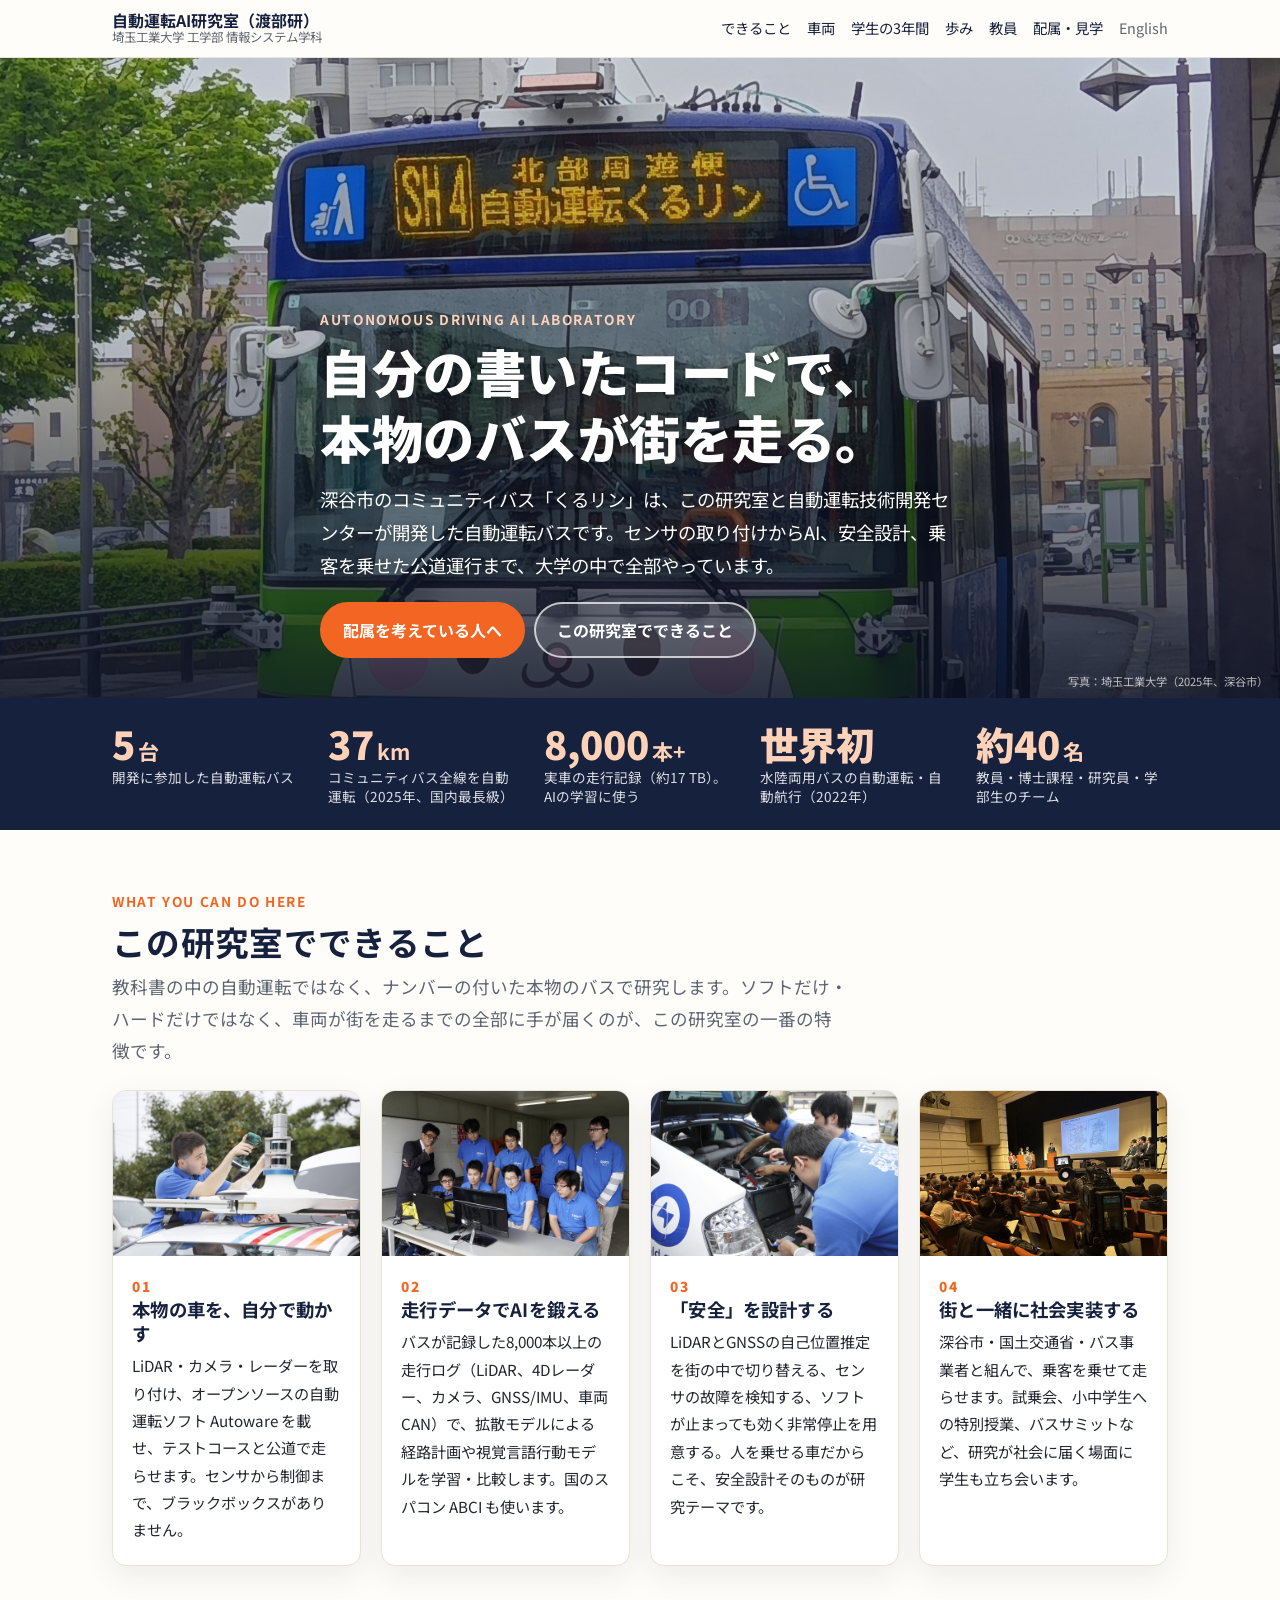
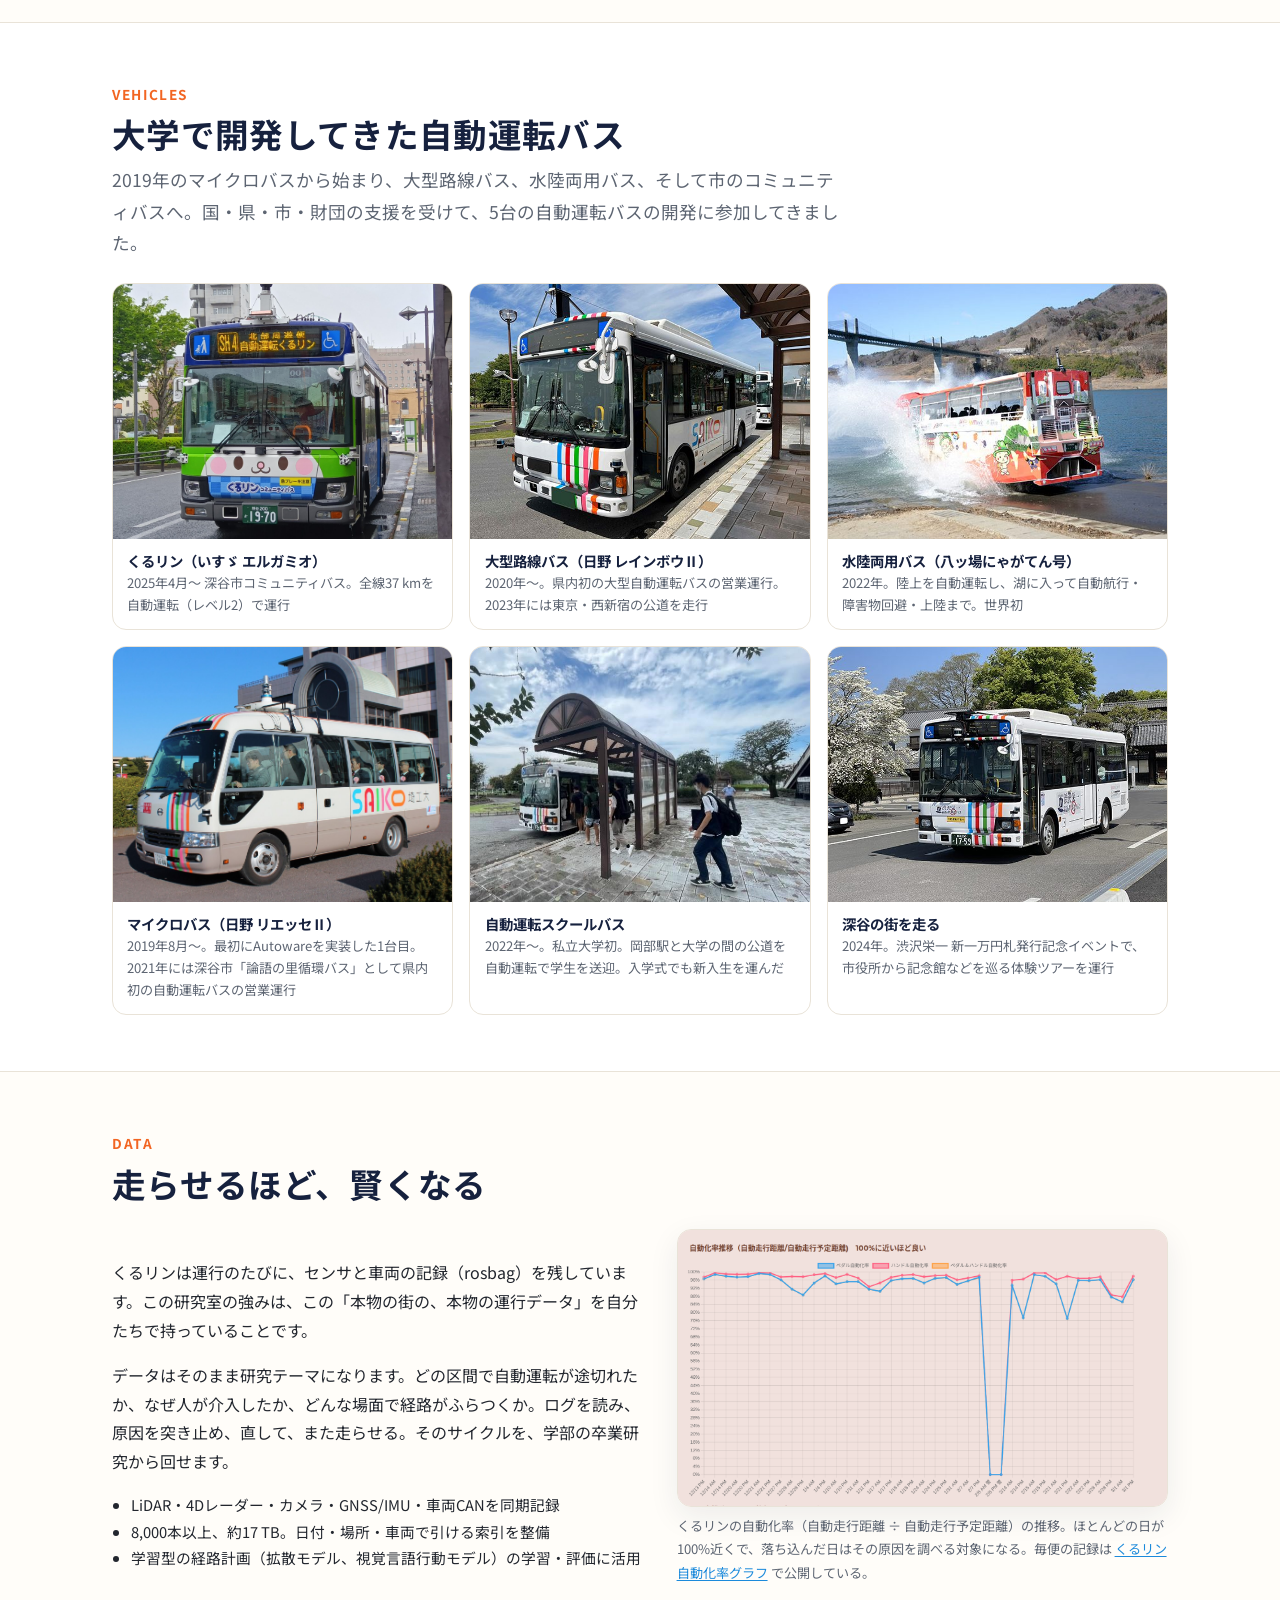
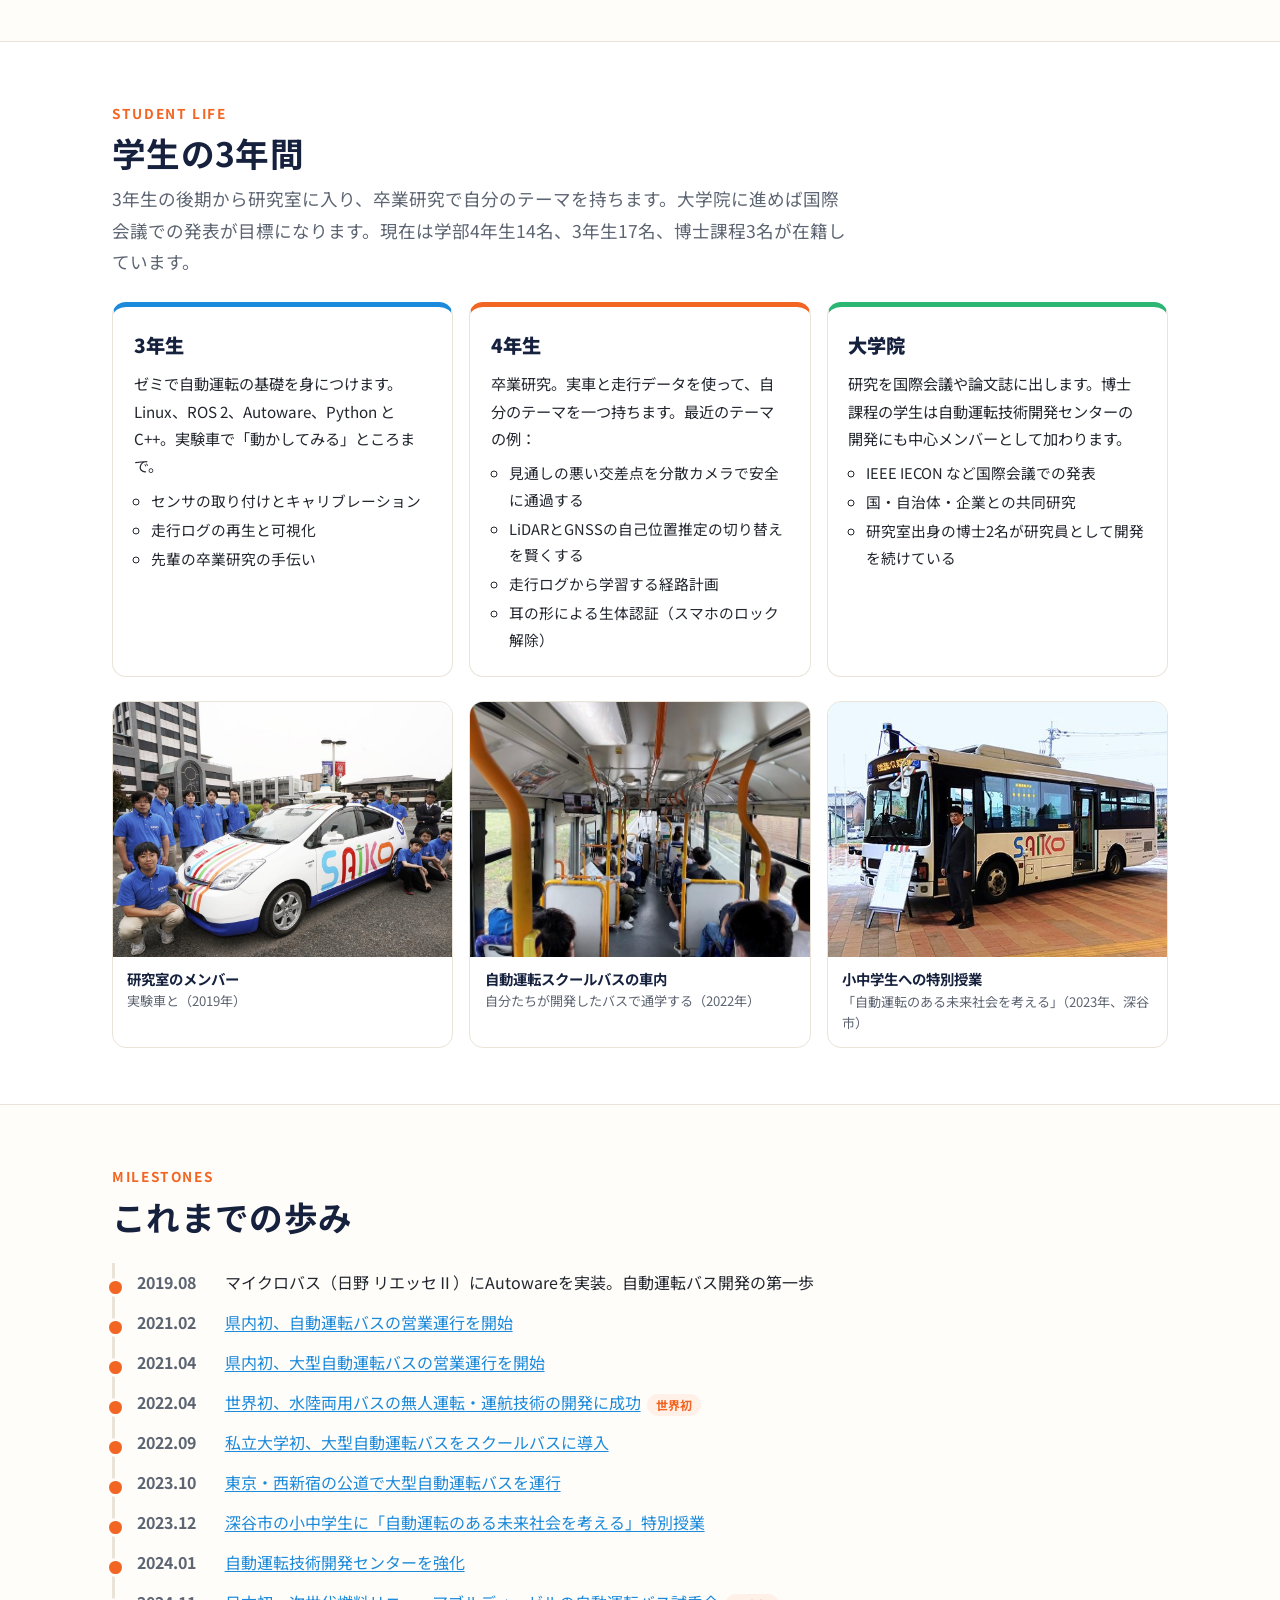
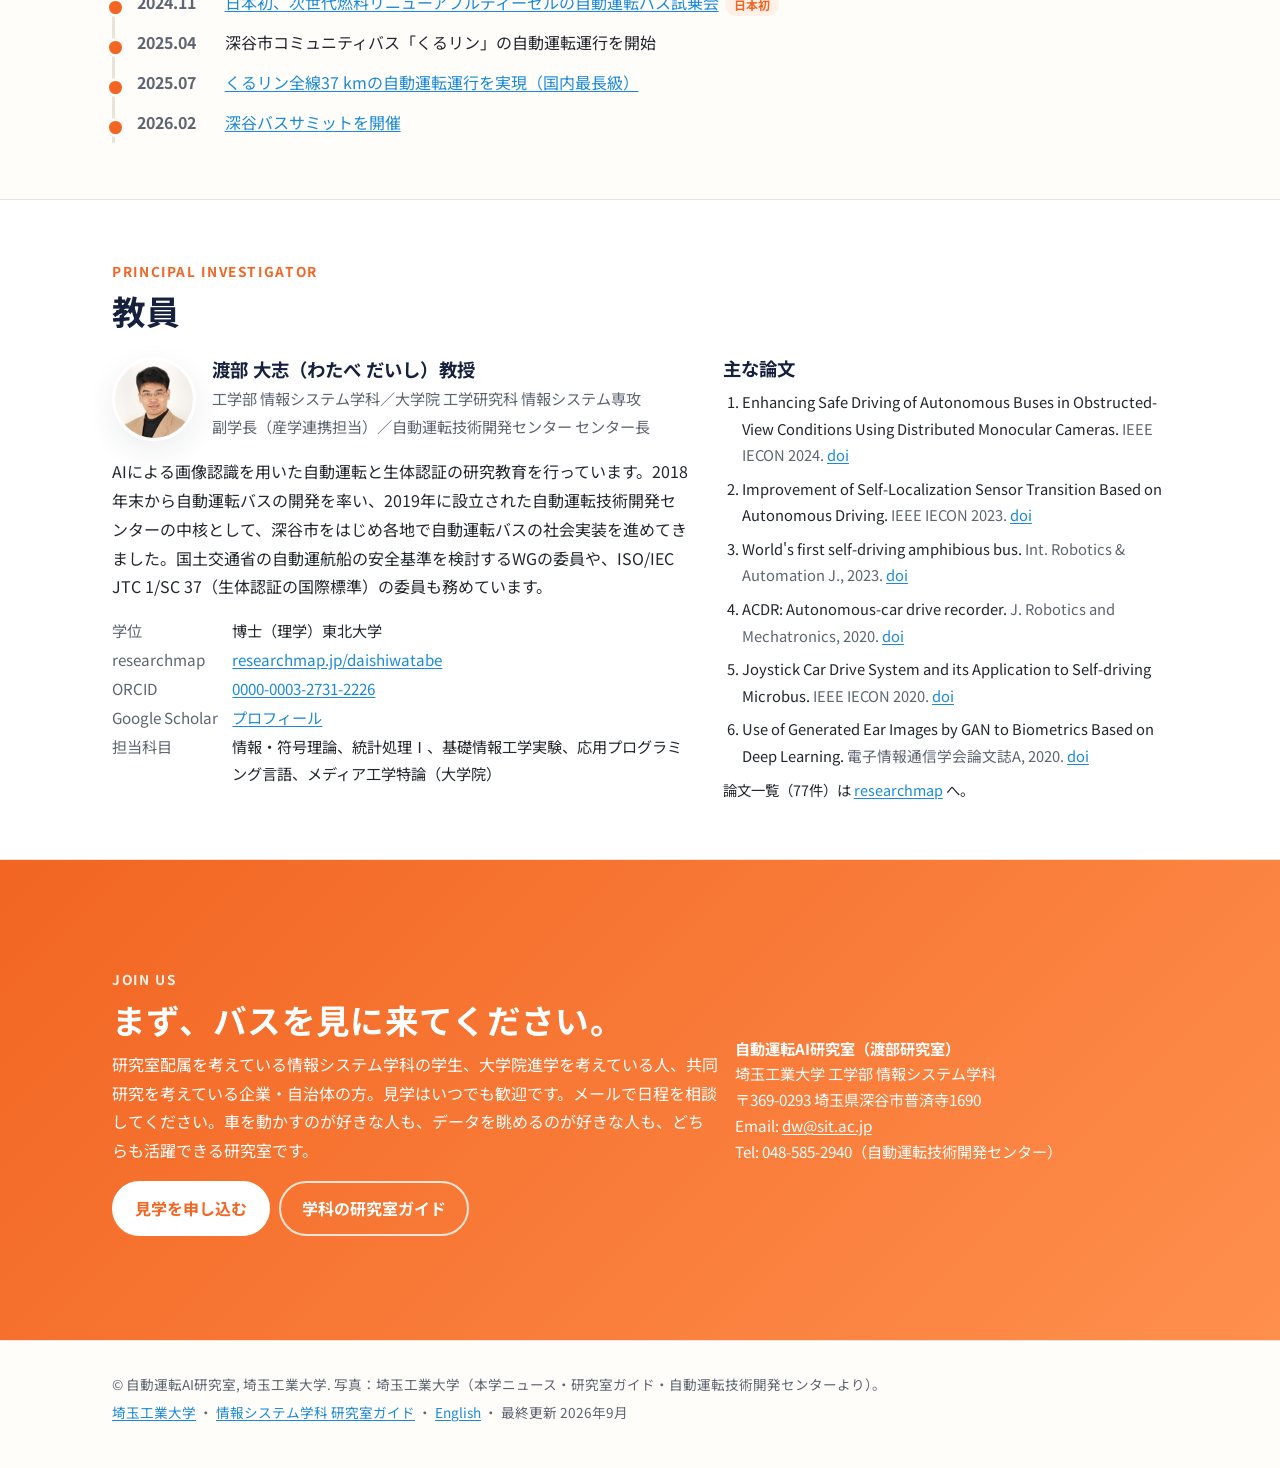
<file: index.html>
<!doctype html>
<html lang="ja">
<head>
<meta charset="utf-8">
<meta name="viewport" content="width=device-width, initial-scale=1">
<title>自動運転AI研究室（渡部研究室）| 埼玉工業大学 情報システム学科</title>
<meta name="description" content="自分の書いたコードで本物のバスが街を走る。埼玉工業大学 情報システム学科 自動運転AI研究室（渡部大志教授）は、深谷市のコミュニティバス「くるリン」をはじめ公道を走る自動運転バスを大学で開発している研究室です。">
<meta property="og:title" content="自動運転AI研究室（渡部研究室）| 埼玉工業大学">
<meta property="og:description" content="自分の書いたコードで、本物のバスが街を走る。公道を走る自動運転バスを大学で開発する研究室。">
<meta property="og:image" content="https://watabe-lab.sit.ac.jp/img/kururin_2025.jpg">
<meta property="og:type" content="website">
<link rel="preconnect" href="https://fonts.googleapis.com">
<link rel="preconnect" href="https://fonts.gstatic.com" crossorigin>
<link href="https://fonts.googleapis.com/css2?family=Noto+Sans+JP:wght@400;700;900&display=swap" rel="stylesheet">
<link rel="stylesheet" href="style.css">
<link rel="alternate" hreflang="en" href="en.html">
<link rel="alternate" hreflang="ja" href="index.html">
</head>
<body>

<header class="site">
  <div class="wrap">
    <a class="brand" href="#top">自動運転AI研究室（渡部研）<small>埼玉工業大学 工学部 情報システム学科</small></a>
    <nav aria-label="目次">
      <a href="#what">できること</a>
      <a href="#vehicles">車両</a>
      <a href="#life">学生の3年間</a>
      <a href="#history">歩み</a>
      <a href="#pi">教員</a>
      <a href="#join">配属・見学</a>
      <a class="lang" href="en.html" hreflang="en" lang="en">English</a>
    </nav>
  </div>
</header>

<main id="top">

<div class="hero" style="background-image: url('img/kururin_2025.jpg');">
  <div class="wrap">
    <span class="eyebrow">Autonomous Driving AI Laboratory</span>
    <h1>自分の書いたコードで、<br>本物のバスが街を走る。</h1>
    <p>深谷市のコミュニティバス「くるリン」は、この研究室と自動運転技術開発センターが開発した自動運転バスです。センサの取り付けからAI、安全設計、乗客を乗せた公道運行まで、大学の中で全部やっています。</p>
    <div class="btns">
      <a class="btn" href="#join">配属を考えている人へ</a>
      <a class="btn ghost" href="#what">この研究室でできること</a>
    </div>
  </div>
  <p class="credit">写真：埼玉工業大学（2025年、深谷市）</p>
</div>

<div class="stats" aria-label="研究室の数字">
  <div class="wrap">
    <div><div class="n">5<small>台</small></div><div class="l">開発に参加した自動運転バス</div></div>
    <div><div class="n">37<small>km</small></div><div class="l">コミュニティバス全線を自動運転（2025年、国内最長級）</div></div>
    <div><div class="n">8,000<small>本+</small></div><div class="l">実車の走行記録（約17 TB）。AIの学習に使う</div></div>
    <div><div class="n">世界初</div><div class="l">水陸両用バスの自動運転・自動航行（2022年）</div></div>
    <div><div class="n">約40<small>名</small></div><div class="l">教員・博士課程・研究員・学部生のチーム</div></div>
  </div>
</div>

<section id="what">
  <div class="wrap">
    <span class="eyebrow">What you can do here</span>
    <h2>この研究室でできること</h2>
    <p class="lead">教科書の中の自動運転ではなく、ナンバーの付いた本物のバスで研究します。ソフトだけ・ハードだけではなく、車両が街を走るまでの全部に手が届くのが、この研究室の一番の特徴です。</p>
    <ul class="cards four">
      <li class="card">
        <img src="img/students_lidar_2019.jpg" alt="実験車の屋根にLiDARを取り付ける学生" loading="lazy">
        <div class="body">
          <div class="num">01</div>
          <h3>本物の車を、自分で動かす</h3>
          <p>LiDAR・カメラ・レーダーを取り付け、オープンソースの自動運転ソフト Autoware を載せ、テストコースと公道で走らせます。センサから制御まで、ブラックボックスがありません。</p>
        </div>
      </li>
      <li class="card">
        <img src="img/students_monitor_2019.jpg" alt="画面を囲んで走行データを見る学生たち" loading="lazy">
        <div class="body">
          <div class="num">02</div>
          <h3>走行データでAIを鍛える</h3>
          <p>バスが記録した8,000本以上の走行ログ（LiDAR、4Dレーダー、カメラ、GNSS/IMU、車両CAN）で、拡散モデルによる経路計画や視覚言語行動モデルを学習・比較します。国のスパコン ABCI も使います。</p>
        </div>
      </li>
      <li class="card">
        <img src="img/students_laptop_2019.jpg" alt="実験車のボンネットを開けてノートPCで調整する学生" loading="lazy">
        <div class="body">
          <div class="num">03</div>
          <h3>「安全」を設計する</h3>
          <p>LiDARとGNSSの自己位置推定を街の中で切り替える、センサの故障を検知する、ソフトが止まっても効く非常停止を用意する。人を乗せる車だからこそ、安全設計そのものが研究テーマです。</p>
        </div>
      </li>
      <li class="card">
        <img src="img/bus_summit_2026.jpg" alt="深谷バスサミットの会場" loading="lazy">
        <div class="body">
          <div class="num">04</div>
          <h3>街と一緒に社会実装する</h3>
          <p>深谷市・国土交通省・バス事業者と組んで、乗客を乗せて走らせます。試乗会、小中学生への特別授業、バスサミットなど、研究が社会に届く場面に学生も立ち会います。</p>
        </div>
      </li>
    </ul>
  </div>
</section>

<section id="vehicles" class="alt">
  <div class="wrap">
    <span class="eyebrow">Vehicles</span>
    <h2>大学で開発してきた自動運転バス</h2>
    <p class="lead">2019年のマイクロバスから始まり、大型路線バス、水陸両用バス、そして市のコミュニティバスへ。国・県・市・財団の支援を受けて、5台の自動運転バスの開発に参加してきました。</p>
    <ul class="gallery">
      <li><figure><img src="img/kururin_2025.jpg" alt="深谷市コミュニティバス くるリン 自動運転バス" loading="lazy"><figcaption><strong>くるリン（いすゞ エルガミオ）</strong><span>2025年4月〜 深谷市コミュニティバス。全線37 kmを自動運転（レベル2）で運行</span></figcaption></figure></li>
      <li><figure><img src="img/rainbow_shinjuku_2023.jpg" alt="西新宿を走った大型自動運転バス" loading="lazy"><figcaption><strong>大型路線バス（日野 レインボウⅡ）</strong><span>2020年〜。県内初の大型自動運転バスの営業運行。2023年には東京・西新宿の公道を走行</span></figcaption></figure></li>
      <li><figure><img src="img/amphibious_yanba_2022.jpg" alt="八ッ場あがつま湖に入水する水陸両用バス" loading="lazy"><figcaption><strong>水陸両用バス（八ッ場にゃがてん号）</strong><span>2022年。陸上を自動運転し、湖に入って自動航行・障害物回避・上陸まで。世界初</span></figcaption></figure></li>
      <li><figure><img src="img/riesse2_2019.jpg" alt="SAIKOカラーのマイクロバス リエッセⅡ" loading="lazy"><figcaption><strong>マイクロバス（日野 リエッセⅡ）</strong><span>2019年8月〜。最初にAutowareを実装した1台目。2021年には深谷市「論語の里循環バス」として県内初の自動運転バスの営業運行</span></figcaption></figure></li>
      <li><figure><img src="img/schoolbus_stop_2022.jpg" alt="自動運転スクールバスに乗り込む学生" loading="lazy"><figcaption><strong>自動運転スクールバス</strong><span>2022年〜。私立大学初。岡部駅と大学の間の公道を自動運転で学生を送迎。入学式でも新入生を運んだ</span></figcaption></figure></li>
      <li><figure><img src="img/rainbow_sakura_2024.jpg" alt="桜の下を走る自動運転バス" loading="lazy"><figcaption><strong>深谷の街を走る</strong><span>2024年。渋沢栄一 新一万円札発行記念イベントで、市役所から記念館などを巡る体験ツアーを運行</span></figcaption></figure></li>
    </ul>
  </div>
</section>

<section id="data">
  <div class="wrap">
    <span class="eyebrow">Data</span>
    <h2>走らせるほど、賢くなる</h2>
    <div class="feature">
      <div>
        <p>くるリンは運行のたびに、センサと車両の記録（rosbag）を残しています。この研究室の強みは、この「本物の街の、本物の運行データ」を自分たちで持っていることです。</p>
        <p>データはそのまま研究テーマになります。どの区間で自動運転が途切れたか、なぜ人が介入したか、どんな場面で経路がふらつくか。ログを読み、原因を突き止め、直して、また走らせる。そのサイクルを、学部の卒業研究から回せます。</p>
        <ul class="plain">
          <li>LiDAR・4Dレーダー・カメラ・GNSS/IMU・車両CANを同期記録</li>
          <li>8,000本以上、約17 TB。日付・場所・車両で引ける索引を整備</li>
          <li>学習型の経路計画（拡散モデル、視覚言語行動モデル）の学習・評価に活用</li>
        </ul>
      </div>
      <div>
        <a href="https://saikocar.github.io/kururin_chart_html/"><img src="img/automation_rate.png" alt="くるリンの自動化率の推移。ほとんどの日で100%に近い" loading="lazy"></a>
        <p class="caption">くるリンの自動化率（自動走行距離 ÷ 自動走行予定距離）の推移。ほとんどの日が100%近くで、落ち込んだ日はその原因を調べる対象になる。毎便の記録は <a href="https://saikocar.github.io/kururin_chart_html/">くるリン自動化率グラフ</a> で公開している。</p>
      </div>
    </div>
  </div>
</section>

<section id="life" class="alt">
  <div class="wrap">
    <span class="eyebrow">Student life</span>
    <h2>学生の3年間</h2>
    <p class="lead">3年生の後期から研究室に入り、卒業研究で自分のテーマを持ちます。大学院に進めば国際会議での発表が目標になります。現在は学部4年生14名、3年生17名、博士課程3名が在籍しています。</p>
    <ol class="path">
      <li>
        <div class="year">3年生</div>
        <p>ゼミで自動運転の基礎を身につけます。Linux、ROS 2、Autoware、Python と C++。実験車で「動かしてみる」ところまで。</p>
        <ul>
          <li>センサの取り付けとキャリブレーション</li>
          <li>走行ログの再生と可視化</li>
          <li>先輩の卒業研究の手伝い</li>
        </ul>
      </li>
      <li>
        <div class="year">4年生</div>
        <p>卒業研究。実車と走行データを使って、自分のテーマを一つ持ちます。最近のテーマの例：</p>
        <ul>
          <li>見通しの悪い交差点を分散カメラで安全に通過する</li>
          <li>LiDARとGNSSの自己位置推定の切り替えを賢くする</li>
          <li>走行ログから学習する経路計画</li>
          <li>耳の形による生体認証（スマホのロック解除）</li>
        </ul>
      </li>
      <li>
        <div class="year">大学院</div>
        <p>研究を国際会議や論文誌に出します。博士課程の学生は自動運転技術開発センターの開発にも中心メンバーとして加わります。</p>
        <ul>
          <li>IEEE IECON など国際会議での発表</li>
          <li>国・自治体・企業との共同研究</li>
          <li>研究室出身の博士2名が研究員として開発を続けている</li>
        </ul>
      </li>
    </ol>
    <ul class="gallery" style="margin-top:1.5rem">
      <li><figure><img src="img/students_group_2019.jpg" alt="実験車を囲む研究室メンバー" loading="lazy"><figcaption><strong>研究室のメンバー</strong><span>実験車と（2019年）</span></figcaption></figure></li>
      <li><figure><img src="img/schoolbus_inside_2022.jpg" alt="自動運転スクールバスの車内" loading="lazy"><figcaption><strong>自動運転スクールバスの車内</strong><span>自分たちが開発したバスで通学する（2022年）</span></figcaption></figure></li>
      <li><figure><img src="img/special_class_2023.jpg" alt="自動運転バスの前での特別授業" loading="lazy"><figcaption><strong>小中学生への特別授業</strong><span>「自動運転のある未来社会を考える」（2023年、深谷市）</span></figcaption></figure></li>
    </ul>
  </div>
</section>

<section id="history">
  <div class="wrap">
    <span class="eyebrow">Milestones</span>
    <h2>これまでの歩み</h2>
    <ul class="timeline">
      <li><time>2019.08</time> マイクロバス（日野 リエッセⅡ）にAutowareを実装。自動運転バス開発の第一歩</li>
      <li><time>2021.02</time> <a href="https://www.sit.ac.jp/news/210212_1/index.html">県内初、自動運転バスの営業運行を開始</a></li>
      <li><time>2021.04</time> <a href="https://www.sit.ac.jp/news/210430_1/index.html">県内初、大型自動運転バスの営業運行を開始</a></li>
      <li><time>2022.04</time> <a href="https://www.sit.ac.jp/news/220429_1/index.html">世界初、水陸両用バスの無人運転・運航技術の開発に成功</a><span class="tag">世界初</span></li>
      <li><time>2022.09</time> <a href="https://www.sit.ac.jp/news/220922_1/index.html">私立大学初、大型自動運転バスをスクールバスに導入</a></li>
      <li><time>2023.10</time> <a href="https://www.sit.ac.jp/news/230925_1/index.html">東京・西新宿の公道で大型自動運転バスを運行</a></li>
      <li><time>2023.12</time> <a href="https://www.sit.ac.jp/news/231220_1/index.html">深谷市の小中学生に「自動運転のある未来社会を考える」特別授業</a></li>
      <li><time>2024.01</time> <a href="https://www.sit.ac.jp/news/240130_1/index.html">自動運転技術開発センターを強化</a></li>
      <li><time>2024.11</time> <a href="https://www.sit.ac.jp/news/241111_1/index.html">日本初、次世代燃料リニューアブルディーゼルの自動運転バス試乗会</a><span class="tag">日本初</span></li>
      <li><time>2025.04</time> 深谷市コミュニティバス「くるリン」の自動運転運行を開始</li>
      <li><time>2025.07</time> <a href="https://www.sit.ac.jp/news/250702_komyunitibasukururin/index.html">くるリン全線37 kmの自動運転運行を実現（国内最長級）</a></li>
      <li><time>2026.02</time> <a href="https://www.sit.ac.jp/news/260226_bus/index.html">深谷バスサミットを開催</a></li>
    </ul>
  </div>
</section>

<section id="pi" class="alt">
  <div class="wrap">
    <span class="eyebrow">Principal Investigator</span>
    <h2>教員</h2>
    <div class="pi">
      <div>
        <div class="head">
          <img src="img/watabe_portrait.jpg" alt="渡部 大志">
          <div>
            <h3 style="margin:0">渡部 大志（わたべ だいし）教授</h3>
            <p class="role" style="margin-top:0.2rem">工学部 情報システム学科／大学院 工学研究科 情報システム専攻<br>副学長（産学連携担当）／自動運転技術開発センター センター長</p>
          </div>
        </div>
        <p style="margin-top:1rem">AIによる画像認識を用いた自動運転と生体認証の研究教育を行っています。2018年末から自動運転バスの開発を率い、2019年に設立された自動運転技術開発センターの中核として、深谷市をはじめ各地で自動運転バスの社会実装を進めてきました。国土交通省の自動運航船の安全基準を検討するWGの委員や、ISO/IEC JTC 1/SC 37（生体認証の国際標準）の委員も務めています。</p>
        <dl>
          <dt>学位</dt><dd>博士（理学）東北大学</dd>
          <dt>researchmap</dt><dd><a href="https://researchmap.jp/daishiwatabe">researchmap.jp/daishiwatabe</a></dd>
          <dt>ORCID</dt><dd><a href="https://orcid.org/0000-0003-2731-2226">0000-0003-2731-2226</a></dd>
          <dt>Google Scholar</dt><dd><a href="https://scholar.google.com/citations?user=ggYLaXIAAAAJ&amp;hl=ja">プロフィール</a></dd>
          <dt>担当科目</dt><dd>情報・符号理論、統計処理Ⅰ、基礎情報工学実験、応用プログラミング言語、メディア工学特論（大学院）</dd>
        </dl>
      </div>
      <div>
        <h3>主な論文</h3>
        <ol class="pubs">
          <li>Enhancing Safe Driving of Autonomous Buses in Obstructed-View Conditions Using Distributed Monocular Cameras. <span class="venue">IEEE IECON 2024.</span> <a href="https://doi.org/10.1109/IECON55916.2024.10905580">doi</a></li>
          <li>Improvement of Self-Localization Sensor Transition Based on Autonomous Driving. <span class="venue">IEEE IECON 2023.</span> <a href="https://doi.org/10.1109/iecon51785.2023.10311843">doi</a></li>
          <li>World's first self-driving amphibious bus. <span class="venue">Int. Robotics &amp; Automation J., 2023.</span> <a href="https://doi.org/10.15406/iratj.2023.09.00254">doi</a></li>
          <li>ACDR: Autonomous-car drive recorder. <span class="venue">J. Robotics and Mechatronics, 2020.</span> <a href="https://doi.org/10.20965/jrm.2020.p0634">doi</a></li>
          <li>Joystick Car Drive System and its Application to Self-driving Microbus. <span class="venue">IEEE IECON 2020.</span> <a href="https://doi.org/10.1109/IECON43393.2020.9254364">doi</a></li>
          <li>Use of Generated Ear Images by GAN to Biometrics Based on Deep Learning. <span class="venue">電子情報通信学会論文誌A, 2020.</span> <a href="https://doi.org/10.14923/transfunj.2020BAL0002">doi</a></li>
        </ol>
        <p style="font-size:0.9rem;margin:0.5rem 0 0">論文一覧（77件）は <a href="https://researchmap.jp/daishiwatabe/published_papers">researchmap</a> へ。</p>
      </div>
    </div>
  </div>
</section>

<section id="join" class="cta">
  <div class="wrap">
    <div>
      <span class="eyebrow" style="color:#fff3ea">Join us</span>
      <h2>まず、バスを見に来てください。</h2>
      <p>研究室配属を考えている情報システム学科の学生、大学院進学を考えている人、共同研究を考えている企業・自治体の方。見学はいつでも歓迎です。メールで日程を相談してください。車を動かすのが好きな人も、データを眺めるのが好きな人も、どちらも活躍できる研究室です。</p>
      <div class="btns" style="margin-top:1rem">
        <a class="btn" href="mailto:dw@sit.ac.jp?subject=%E7%A0%94%E7%A9%B6%E5%AE%A4%E8%A6%8B%E5%AD%A6%E3%81%AE%E5%B8%8C%E6%9C%9B">見学を申し込む</a>
        <a class="btn ghost" href="https://www.sit.ac.jp/laboguide/kougaku/jouhou_system/">学科の研究室ガイド</a>
      </div>
    </div>
    <address>
      <strong>自動運転AI研究室（渡部研究室）</strong><br>
      埼玉工業大学 工学部 情報システム学科<br>
      〒369-0293 埼玉県深谷市普済寺1690<br>
      Email: <a href="mailto:dw@sit.ac.jp" style="color:#fff">dw@sit.ac.jp</a><br>
      Tel: 048-585-2940（自動運転技術開発センター）
    </address>
  </div>
</section>

</main>

<footer class="site">
  <div class="wrap">
    <p>&copy; 自動運転AI研究室, 埼玉工業大学. 写真：埼玉工業大学（本学ニュース・研究室ガイド・自動運転技術開発センターより）。</p>
    <p><a href="https://www.sit.ac.jp/">埼玉工業大学</a> ・ <a href="https://www.sit.ac.jp/laboguide/kougaku/jouhou_system/">情報システム学科 研究室ガイド</a> ・ <a href="en.html" hreflang="en" lang="en">English</a> ・ 最終更新 2026年9月</p>
  </div>
</footer>

</body>
</html>
</file>
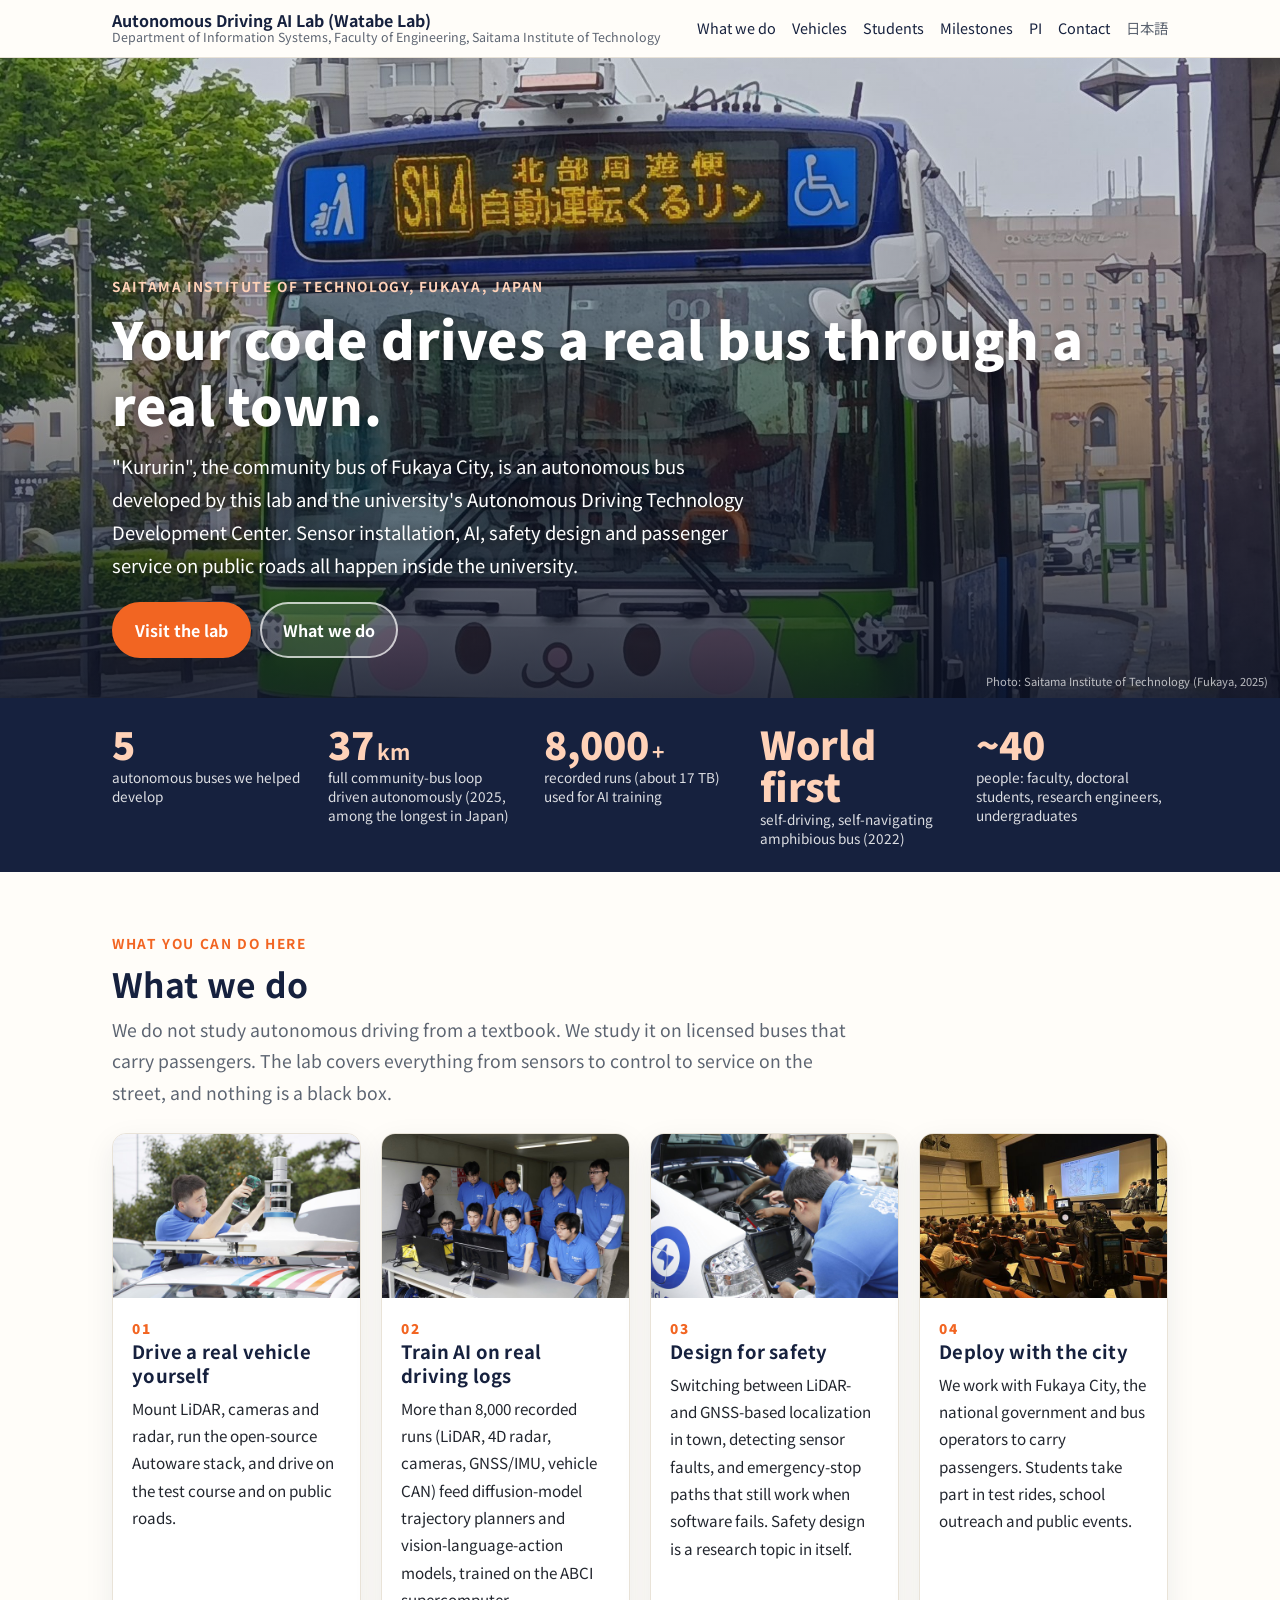
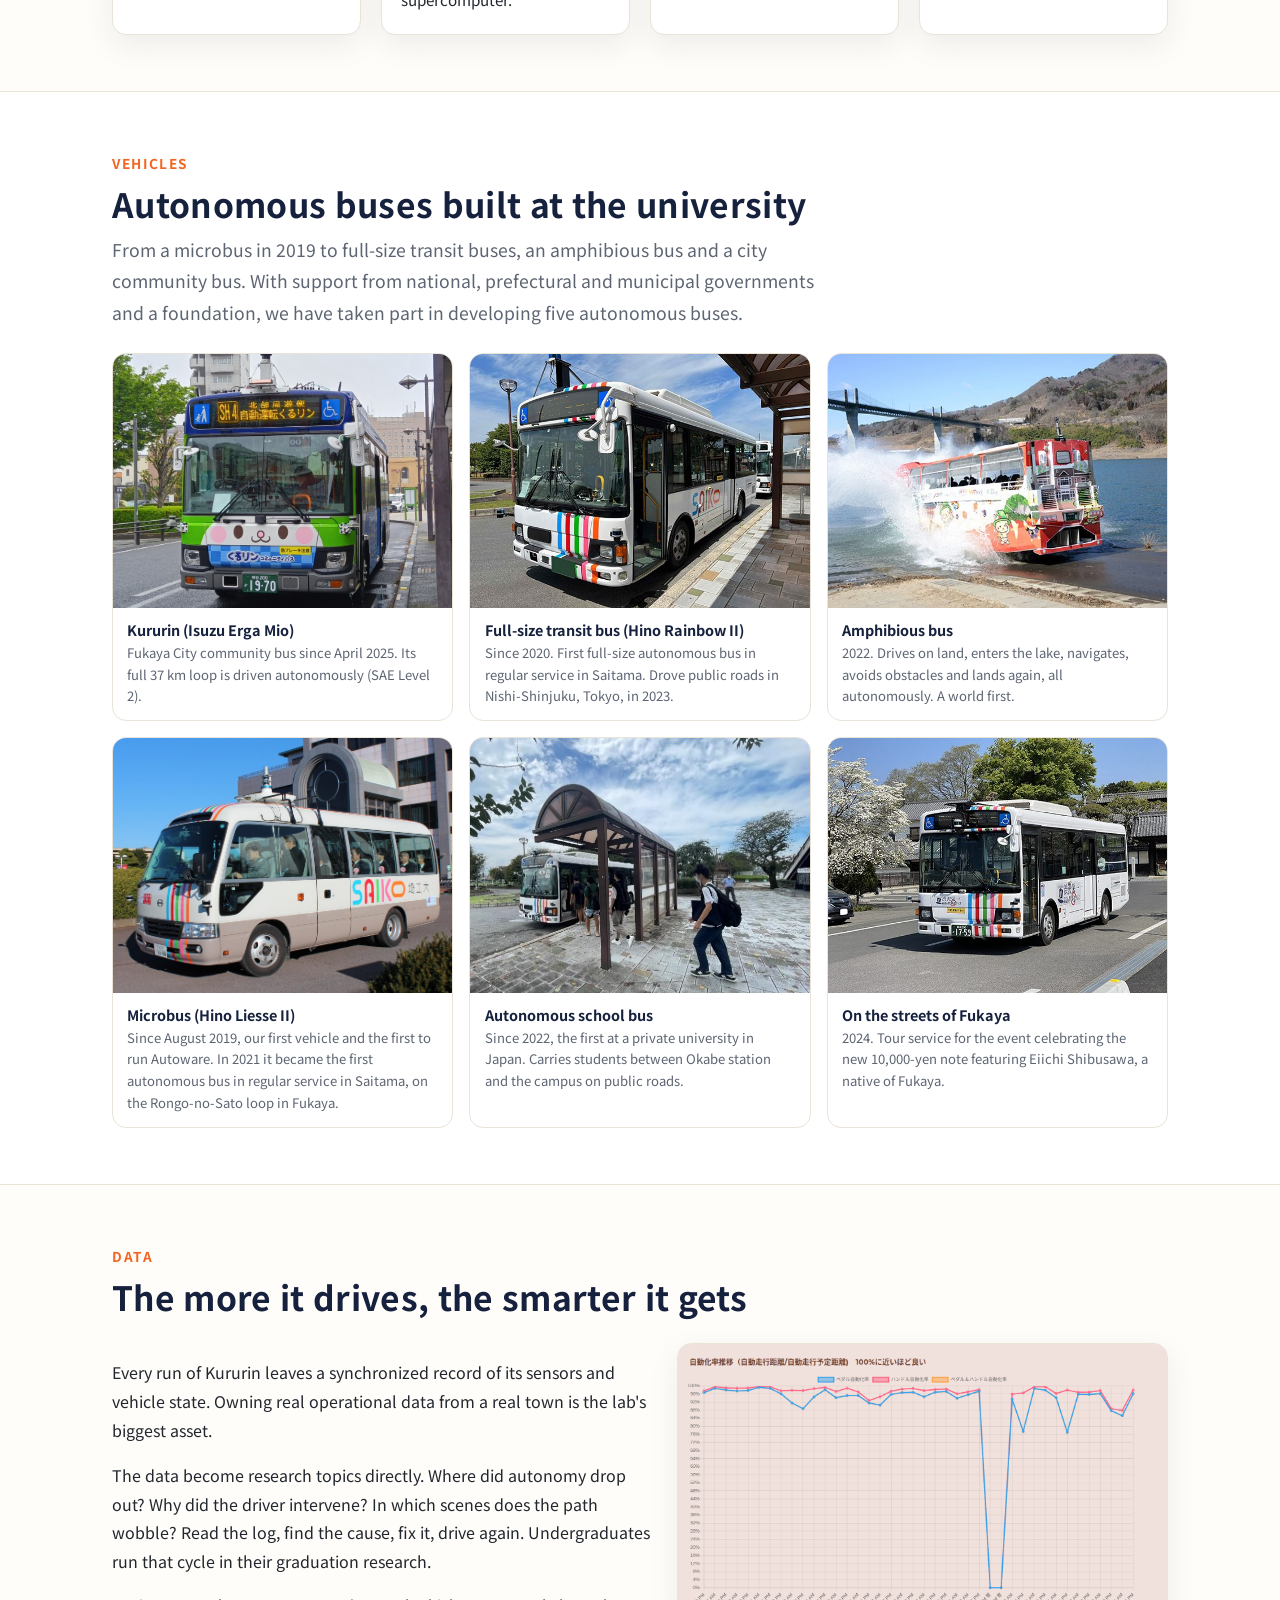
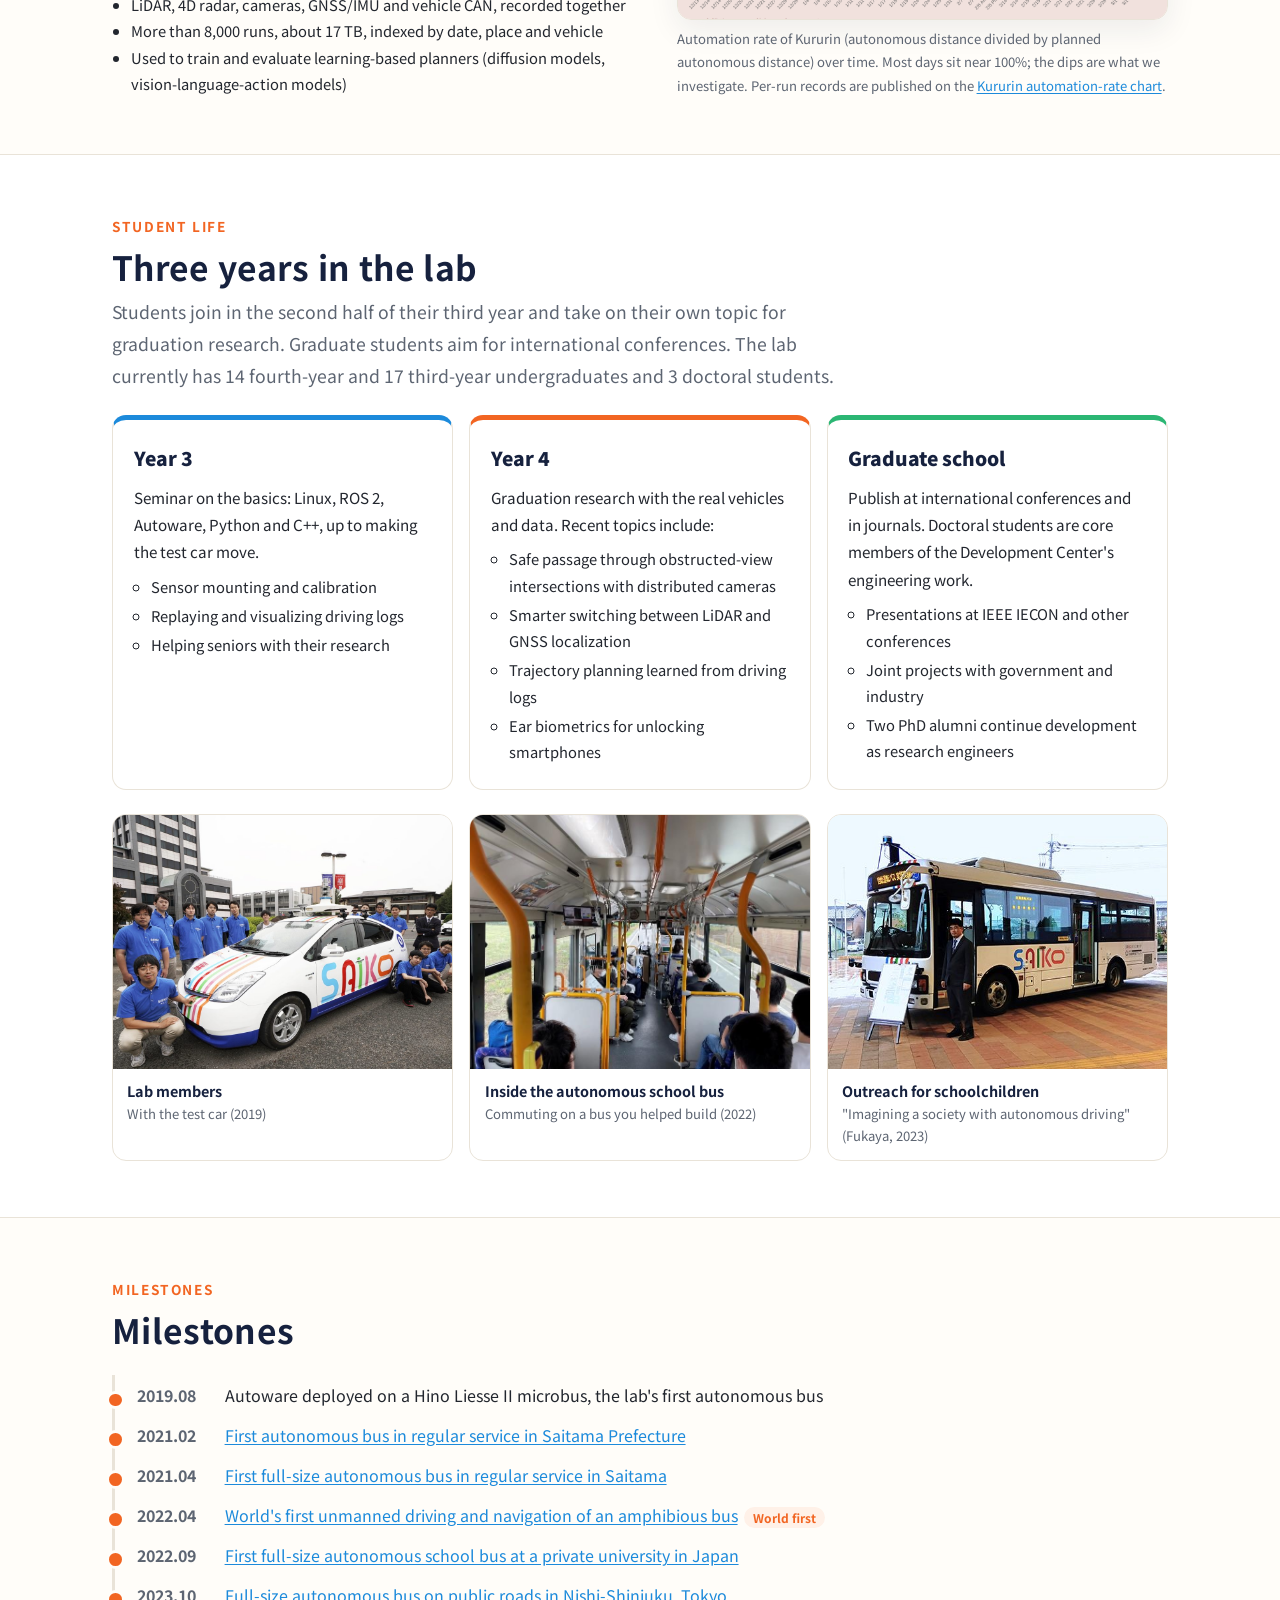
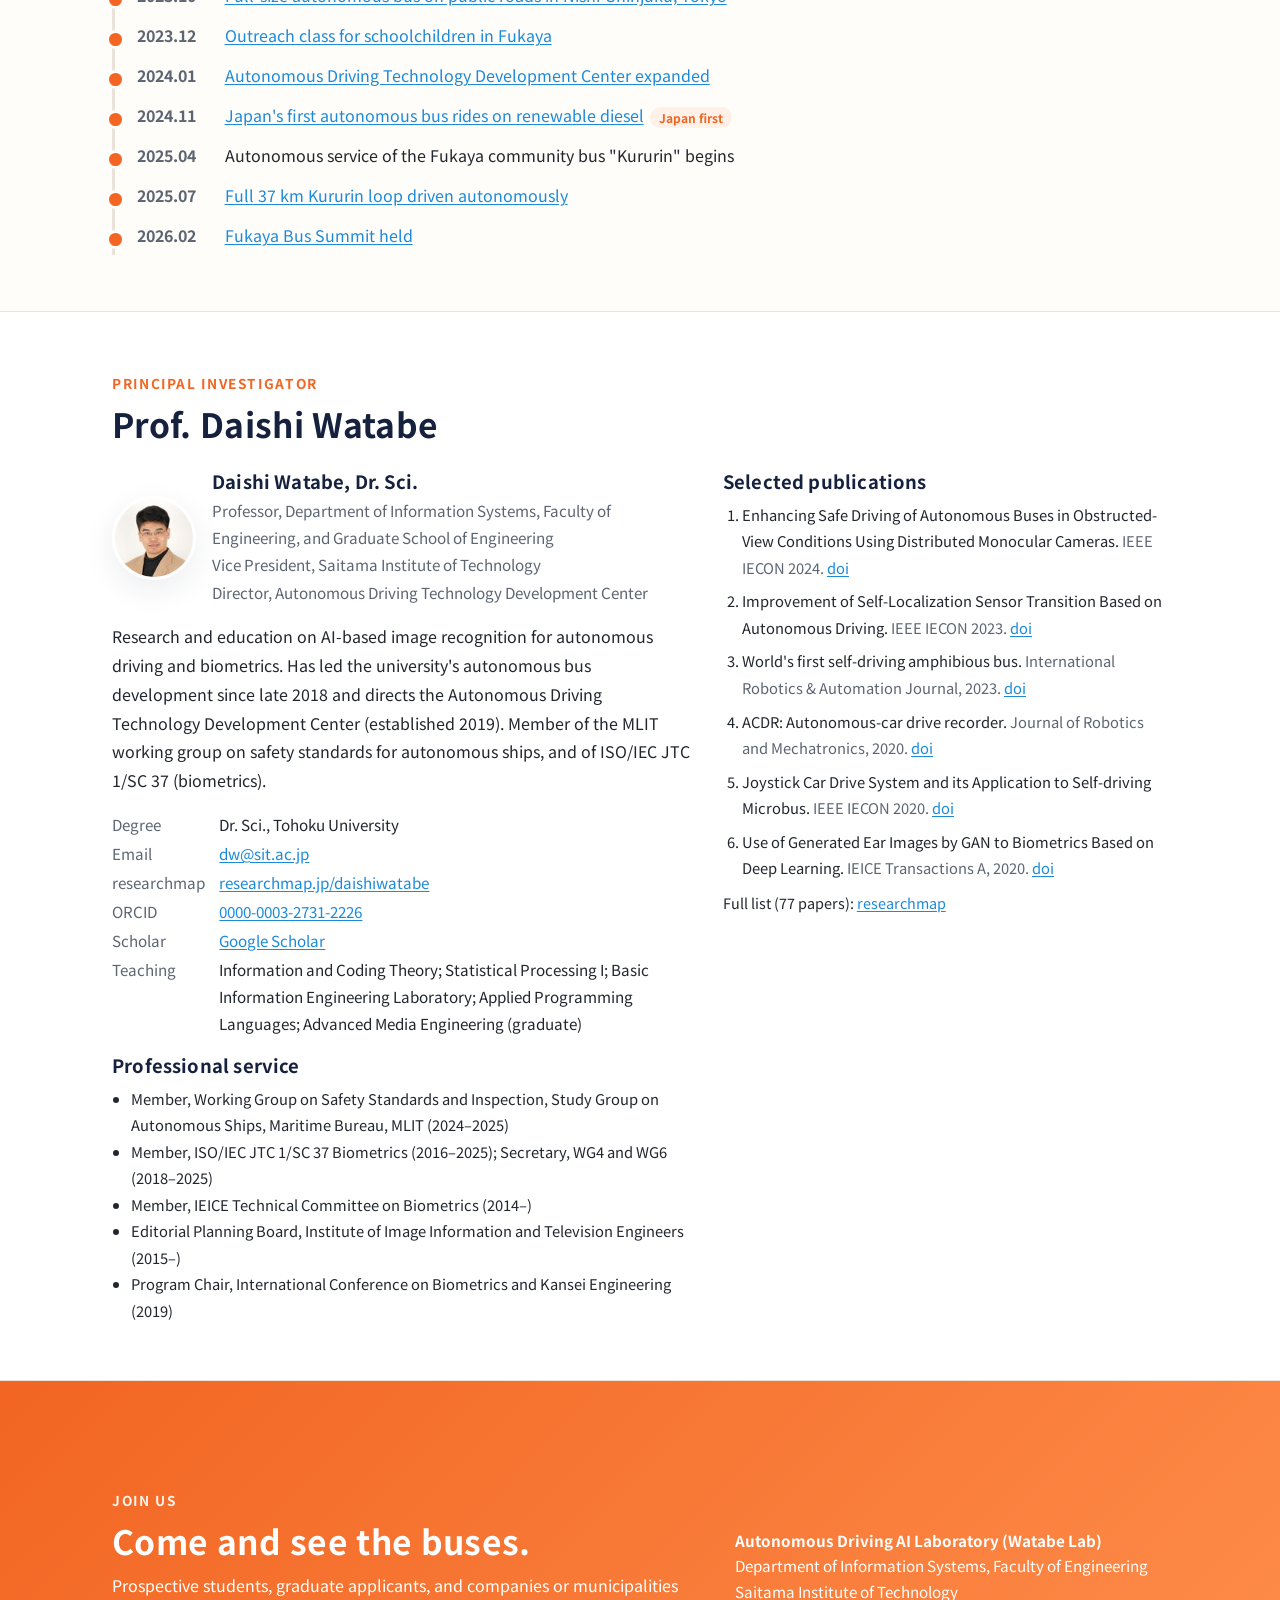
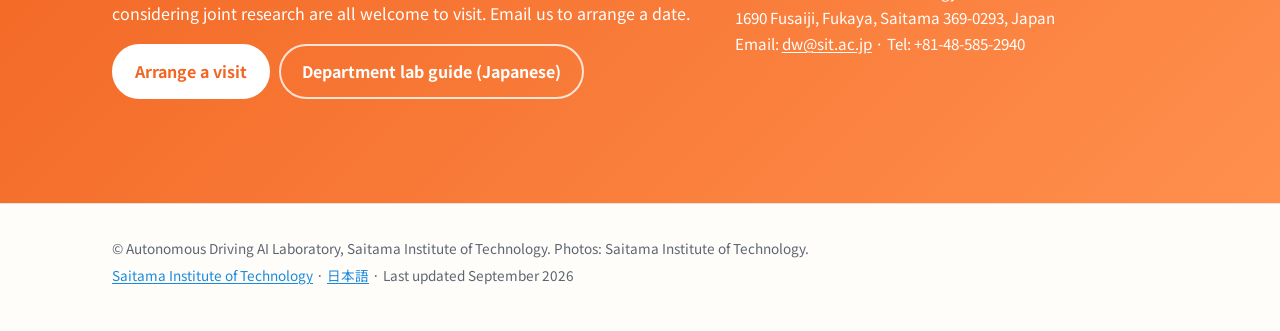
<file: en.html>
<!doctype html>
<html lang="en">
<head>
<meta charset="utf-8">
<meta name="viewport" content="width=device-width, initial-scale=1">
<title>Autonomous Driving AI Laboratory (Watabe Lab) | Saitama Institute of Technology</title>
<meta name="description" content="Autonomous Driving AI Laboratory led by Prof. Daishi Watabe, Department of Information Systems, Saitama Institute of Technology. We build autonomous buses that carry passengers on public roads, and use their driving logs for learning-based planning research.">
<meta property="og:title" content="Autonomous Driving AI Laboratory (Watabe Lab) | Saitama Institute of Technology">
<meta property="og:description" content="Your code drives a real bus through a real town. Autonomous buses built inside a university.">
<meta property="og:image" content="https://watabe-lab.sit.ac.jp/img/kururin_2025.jpg">
<meta property="og:type" content="website">
<link rel="preconnect" href="https://fonts.googleapis.com">
<link rel="preconnect" href="https://fonts.gstatic.com" crossorigin>
<link href="https://fonts.googleapis.com/css2?family=Noto+Sans+JP:wght@400;700;900&display=swap" rel="stylesheet">
<link rel="stylesheet" href="style.css">
<link rel="alternate" hreflang="ja" href="index.html">
<link rel="alternate" hreflang="en" href="en.html">
</head>
<body>

<header class="site">
  <div class="wrap">
    <a class="brand" href="#top">Autonomous Driving AI Lab (Watabe Lab)<small>Department of Information Systems, Faculty of Engineering, Saitama Institute of Technology</small></a>
    <nav aria-label="Sections">
      <a href="#what">What we do</a>
      <a href="#vehicles">Vehicles</a>
      <a href="#life">Students</a>
      <a href="#history">Milestones</a>
      <a href="#pi">PI</a>
      <a href="#join">Contact</a>
      <a class="lang" href="index.html" hreflang="ja" lang="ja">日本語</a>
    </nav>
  </div>
</header>

<main id="top">

<div class="hero" style="background-image: url('img/kururin_2025.jpg');">
  <div class="wrap">
    <span class="eyebrow">Saitama Institute of Technology, Fukaya, Japan</span>
    <h1>Your code drives a real bus through a real town.</h1>
    <p>"Kururin", the community bus of Fukaya City, is an autonomous bus developed by this lab and the university's Autonomous Driving Technology Development Center. Sensor installation, AI, safety design and passenger service on public roads all happen inside the university.</p>
    <div class="btns">
      <a class="btn" href="#join">Visit the lab</a>
      <a class="btn ghost" href="#what">What we do</a>
    </div>
  </div>
  <p class="credit">Photo: Saitama Institute of Technology (Fukaya, 2025)</p>
</div>

<div class="stats" aria-label="Key numbers">
  <div class="wrap">
    <div><div class="n">5</div><div class="l">autonomous buses we helped develop</div></div>
    <div><div class="n">37<small>km</small></div><div class="l">full community-bus loop driven autonomously (2025, among the longest in Japan)</div></div>
    <div><div class="n">8,000<small>+</small></div><div class="l">recorded runs (about 17 TB) used for AI training</div></div>
    <div><div class="n">World first</div><div class="l">self-driving, self-navigating amphibious bus (2022)</div></div>
    <div><div class="n">~40</div><div class="l">people: faculty, doctoral students, research engineers, undergraduates</div></div>
  </div>
</div>

<section id="what">
  <div class="wrap">
    <span class="eyebrow">What you can do here</span>
    <h2>What we do</h2>
    <p class="lead">We do not study autonomous driving from a textbook. We study it on licensed buses that carry passengers. The lab covers everything from sensors to control to service on the street, and nothing is a black box.</p>
    <ul class="cards four">
      <li class="card">
        <img src="img/students_lidar_2019.jpg" alt="A student mounting a LiDAR on the roof of the test car" loading="lazy">
        <div class="body"><div class="num">01</div><h3>Drive a real vehicle yourself</h3><p>Mount LiDAR, cameras and radar, run the open-source Autoware stack, and drive on the test course and on public roads.</p></div>
      </li>
      <li class="card">
        <img src="img/students_monitor_2019.jpg" alt="Students looking at driving data on a monitor" loading="lazy">
        <div class="body"><div class="num">02</div><h3>Train AI on real driving logs</h3><p>More than 8,000 recorded runs (LiDAR, 4D radar, cameras, GNSS/IMU, vehicle CAN) feed diffusion-model trajectory planners and vision-language-action models, trained on the ABCI supercomputer.</p></div>
      </li>
      <li class="card">
        <img src="img/students_laptop_2019.jpg" alt="Students tuning the test car with a laptop" loading="lazy">
        <div class="body"><div class="num">03</div><h3>Design for safety</h3><p>Switching between LiDAR- and GNSS-based localization in town, detecting sensor faults, and emergency-stop paths that still work when software fails. Safety design is a research topic in itself.</p></div>
      </li>
      <li class="card">
        <img src="img/bus_summit_2026.jpg" alt="Fukaya Bus Summit venue" loading="lazy">
        <div class="body"><div class="num">04</div><h3>Deploy with the city</h3><p>We work with Fukaya City, the national government and bus operators to carry passengers. Students take part in test rides, school outreach and public events.</p></div>
      </li>
    </ul>
  </div>
</section>

<section id="vehicles" class="alt">
  <div class="wrap">
    <span class="eyebrow">Vehicles</span>
    <h2>Autonomous buses built at the university</h2>
    <p class="lead">From a microbus in 2019 to full-size transit buses, an amphibious bus and a city community bus. With support from national, prefectural and municipal governments and a foundation, we have taken part in developing five autonomous buses.</p>
    <ul class="gallery">
      <li><figure><img src="img/kururin_2025.jpg" alt="Kururin community bus" loading="lazy"><figcaption><strong>Kururin (Isuzu Erga Mio)</strong><span>Fukaya City community bus since April 2025. Its full 37 km loop is driven autonomously (SAE Level 2).</span></figcaption></figure></li>
      <li><figure><img src="img/rainbow_shinjuku_2023.jpg" alt="Full-size autonomous bus in Nishi-Shinjuku, Tokyo" loading="lazy"><figcaption><strong>Full-size transit bus (Hino Rainbow II)</strong><span>Since 2020. First full-size autonomous bus in regular service in Saitama. Drove public roads in Nishi-Shinjuku, Tokyo, in 2023.</span></figcaption></figure></li>
      <li><figure><img src="img/amphibious_yanba_2022.jpg" alt="Amphibious bus entering Lake Yamba-Agatsuma" loading="lazy"><figcaption><strong>Amphibious bus</strong><span>2022. Drives on land, enters the lake, navigates, avoids obstacles and lands again, all autonomously. A world first.</span></figcaption></figure></li>
      <li><figure><img src="img/riesse2_2019.jpg" alt="Hino Liesse II microbus in SAIKO colours" loading="lazy"><figcaption><strong>Microbus (Hino Liesse II)</strong><span>Since August 2019, our first vehicle and the first to run Autoware. In 2021 it became the first autonomous bus in regular service in Saitama, on the Rongo-no-Sato loop in Fukaya.</span></figcaption></figure></li>
      <li><figure><img src="img/schoolbus_stop_2022.jpg" alt="Students boarding the autonomous school bus" loading="lazy"><figcaption><strong>Autonomous school bus</strong><span>Since 2022, the first at a private university in Japan. Carries students between Okabe station and the campus on public roads.</span></figcaption></figure></li>
      <li><figure><img src="img/rainbow_sakura_2024.jpg" alt="Autonomous bus under cherry blossoms" loading="lazy"><figcaption><strong>On the streets of Fukaya</strong><span>2024. Tour service for the event celebrating the new 10,000-yen note featuring Eiichi Shibusawa, a native of Fukaya.</span></figcaption></figure></li>
    </ul>
  </div>
</section>

<section id="data">
  <div class="wrap">
    <span class="eyebrow">Data</span>
    <h2>The more it drives, the smarter it gets</h2>
    <div class="feature">
      <div>
        <p>Every run of Kururin leaves a synchronized record of its sensors and vehicle state. Owning real operational data from a real town is the lab's biggest asset.</p>
        <p>The data become research topics directly. Where did autonomy drop out? Why did the driver intervene? In which scenes does the path wobble? Read the log, find the cause, fix it, drive again. Undergraduates run that cycle in their graduation research.</p>
        <ul class="plain">
          <li>LiDAR, 4D radar, cameras, GNSS/IMU and vehicle CAN, recorded together</li>
          <li>More than 8,000 runs, about 17 TB, indexed by date, place and vehicle</li>
          <li>Used to train and evaluate learning-based planners (diffusion models, vision-language-action models)</li>
        </ul>
      </div>
      <div>
        <a href="https://saikocar.github.io/kururin_chart_html/"><img src="img/automation_rate.png" alt="Automation rate of Kururin over time, close to 100% on most days" loading="lazy"></a>
        <p class="caption">Automation rate of Kururin (autonomous distance divided by planned autonomous distance) over time. Most days sit near 100%; the dips are what we investigate. Per-run records are published on the <a href="https://saikocar.github.io/kururin_chart_html/">Kururin automation-rate chart</a>.</p>
      </div>
    </div>
  </div>
</section>

<section id="life" class="alt">
  <div class="wrap">
    <span class="eyebrow">Student life</span>
    <h2>Three years in the lab</h2>
    <p class="lead">Students join in the second half of their third year and take on their own topic for graduation research. Graduate students aim for international conferences. The lab currently has 14 fourth-year and 17 third-year undergraduates and 3 doctoral students.</p>
    <ol class="path">
      <li><div class="year">Year 3</div><p>Seminar on the basics: Linux, ROS 2, Autoware, Python and C++, up to making the test car move.</p><ul><li>Sensor mounting and calibration</li><li>Replaying and visualizing driving logs</li><li>Helping seniors with their research</li></ul></li>
      <li><div class="year">Year 4</div><p>Graduation research with the real vehicles and data. Recent topics include:</p><ul><li>Safe passage through obstructed-view intersections with distributed cameras</li><li>Smarter switching between LiDAR and GNSS localization</li><li>Trajectory planning learned from driving logs</li><li>Ear biometrics for unlocking smartphones</li></ul></li>
      <li><div class="year">Graduate school</div><p>Publish at international conferences and in journals. Doctoral students are core members of the Development Center's engineering work.</p><ul><li>Presentations at IEEE IECON and other conferences</li><li>Joint projects with government and industry</li><li>Two PhD alumni continue development as research engineers</li></ul></li>
    </ol>
    <ul class="gallery" style="margin-top:1.5rem">
      <li><figure><img src="img/students_group_2019.jpg" alt="Lab members around the test car" loading="lazy"><figcaption><strong>Lab members</strong><span>With the test car (2019)</span></figcaption></figure></li>
      <li><figure><img src="img/schoolbus_inside_2022.jpg" alt="Inside the autonomous school bus" loading="lazy"><figcaption><strong>Inside the autonomous school bus</strong><span>Commuting on a bus you helped build (2022)</span></figcaption></figure></li>
      <li><figure><img src="img/special_class_2023.jpg" alt="Outreach class in front of the autonomous bus" loading="lazy"><figcaption><strong>Outreach for schoolchildren</strong><span>"Imagining a society with autonomous driving" (Fukaya, 2023)</span></figcaption></figure></li>
    </ul>
  </div>
</section>

<section id="history">
  <div class="wrap">
    <span class="eyebrow">Milestones</span>
    <h2>Milestones</h2>
    <ul class="timeline">
      <li><time>2019.08</time> Autoware deployed on a Hino Liesse II microbus, the lab's first autonomous bus</li>
      <li><time>2021.02</time> <a href="https://www.sit.ac.jp/news/210212_1/index.html">First autonomous bus in regular service in Saitama Prefecture</a></li>
      <li><time>2021.04</time> <a href="https://www.sit.ac.jp/news/210430_1/index.html">First full-size autonomous bus in regular service in Saitama</a></li>
      <li><time>2022.04</time> <a href="https://www.sit.ac.jp/news/220429_1/index.html">World's first unmanned driving and navigation of an amphibious bus</a><span class="tag">World first</span></li>
      <li><time>2022.09</time> <a href="https://www.sit.ac.jp/news/220922_1/index.html">First full-size autonomous school bus at a private university in Japan</a></li>
      <li><time>2023.10</time> <a href="https://www.sit.ac.jp/news/230925_1/index.html">Full-size autonomous bus on public roads in Nishi-Shinjuku, Tokyo</a></li>
      <li><time>2023.12</time> <a href="https://www.sit.ac.jp/news/231220_1/index.html">Outreach class for schoolchildren in Fukaya</a></li>
      <li><time>2024.01</time> <a href="https://www.sit.ac.jp/news/240130_1/index.html">Autonomous Driving Technology Development Center expanded</a></li>
      <li><time>2024.11</time> <a href="https://www.sit.ac.jp/news/241111_1/index.html">Japan's first autonomous bus rides on renewable diesel</a><span class="tag">Japan first</span></li>
      <li><time>2025.04</time> Autonomous service of the Fukaya community bus "Kururin" begins</li>
      <li><time>2025.07</time> <a href="https://www.sit.ac.jp/news/250702_komyunitibasukururin/index.html">Full 37 km Kururin loop driven autonomously</a></li>
      <li><time>2026.02</time> <a href="https://www.sit.ac.jp/news/260226_bus/index.html">Fukaya Bus Summit held</a></li>
    </ul>
  </div>
</section>

<section id="pi" class="alt">
  <div class="wrap">
    <span class="eyebrow">Principal Investigator</span>
    <h2>Prof. Daishi Watabe</h2>
    <div class="pi">
      <div>
        <div class="head">
          <img src="img/watabe_portrait.jpg" alt="Prof. Daishi Watabe">
          <div>
            <h3 style="margin:0">Daishi Watabe, Dr. Sci.</h3>
            <p class="role" style="margin-top:0.2rem">Professor, Department of Information Systems, Faculty of Engineering, and Graduate School of Engineering<br>Vice President, Saitama Institute of Technology<br>Director, Autonomous Driving Technology Development Center</p>
          </div>
        </div>
        <p style="margin-top:1rem">Research and education on AI-based image recognition for autonomous driving and biometrics. Has led the university's autonomous bus development since late 2018 and directs the Autonomous Driving Technology Development Center (established 2019). Member of the MLIT working group on safety standards for autonomous ships, and of ISO/IEC JTC 1/SC 37 (biometrics).</p>
        <dl>
          <dt>Degree</dt><dd>Dr. Sci., Tohoku University</dd>
          <dt>Email</dt><dd><a href="mailto:dw@sit.ac.jp">dw@sit.ac.jp</a></dd>
          <dt>researchmap</dt><dd><a href="https://researchmap.jp/daishiwatabe?lang=en">researchmap.jp/daishiwatabe</a></dd>
          <dt>ORCID</dt><dd><a href="https://orcid.org/0000-0003-2731-2226">0000-0003-2731-2226</a></dd>
          <dt>Scholar</dt><dd><a href="https://scholar.google.com/citations?user=ggYLaXIAAAAJ&amp;hl=en">Google Scholar</a></dd>
          <dt>Teaching</dt><dd>Information and Coding Theory; Statistical Processing I; Basic Information Engineering Laboratory; Applied Programming Languages; Advanced Media Engineering (graduate)</dd>
        </dl>
        <h3 style="margin-top:1rem">Professional service</h3>
        <ul class="plain">
          <li>Member, Working Group on Safety Standards and Inspection, Study Group on Autonomous Ships, Maritime Bureau, MLIT (2024&ndash;2025)</li>
          <li>Member, ISO/IEC JTC 1/SC 37 Biometrics (2016&ndash;2025); Secretary, WG4 and WG6 (2018&ndash;2025)</li>
          <li>Member, IEICE Technical Committee on Biometrics (2014&ndash;)</li>
          <li>Editorial Planning Board, Institute of Image Information and Television Engineers (2015&ndash;)</li>
          <li>Program Chair, International Conference on Biometrics and Kansei Engineering (2019)</li>
        </ul>
      </div>
      <div>
        <h3>Selected publications</h3>
        <ol class="pubs">
          <li>Enhancing Safe Driving of Autonomous Buses in Obstructed-View Conditions Using Distributed Monocular Cameras. <span class="venue">IEEE IECON 2024.</span> <a href="https://doi.org/10.1109/IECON55916.2024.10905580">doi</a></li>
          <li>Improvement of Self-Localization Sensor Transition Based on Autonomous Driving. <span class="venue">IEEE IECON 2023.</span> <a href="https://doi.org/10.1109/iecon51785.2023.10311843">doi</a></li>
          <li>World's first self-driving amphibious bus. <span class="venue">International Robotics &amp; Automation Journal, 2023.</span> <a href="https://doi.org/10.15406/iratj.2023.09.00254">doi</a></li>
          <li>ACDR: Autonomous-car drive recorder. <span class="venue">Journal of Robotics and Mechatronics, 2020.</span> <a href="https://doi.org/10.20965/jrm.2020.p0634">doi</a></li>
          <li>Joystick Car Drive System and its Application to Self-driving Microbus. <span class="venue">IEEE IECON 2020.</span> <a href="https://doi.org/10.1109/IECON43393.2020.9254364">doi</a></li>
          <li>Use of Generated Ear Images by GAN to Biometrics Based on Deep Learning. <span class="venue">IEICE Transactions A, 2020.</span> <a href="https://doi.org/10.14923/transfunj.2020BAL0002">doi</a></li>
        </ol>
        <p style="font-size:0.9rem;margin:0.5rem 0 0">Full list (77 papers): <a href="https://researchmap.jp/daishiwatabe/published_papers?lang=en">researchmap</a></p>
      </div>
    </div>
  </div>
</section>

<section id="join" class="cta">
  <div class="wrap">
    <div>
      <span class="eyebrow" style="color:#fff3ea">Join us</span>
      <h2>Come and see the buses.</h2>
      <p>Prospective students, graduate applicants, and companies or municipalities considering joint research are all welcome to visit. Email us to arrange a date.</p>
      <div class="btns" style="margin-top:1rem">
        <a class="btn" href="mailto:dw@sit.ac.jp?subject=Lab%20visit">Arrange a visit</a>
        <a class="btn ghost" href="https://www.sit.ac.jp/laboguide/kougaku/jouhou_system/">Department lab guide (Japanese)</a>
      </div>
    </div>
    <address>
      <strong>Autonomous Driving AI Laboratory (Watabe Lab)</strong><br>
      Department of Information Systems, Faculty of Engineering<br>
      Saitama Institute of Technology<br>
      1690 Fusaiji, Fukaya, Saitama 369-0293, Japan<br>
      Email: <a href="mailto:dw@sit.ac.jp" style="color:#fff">dw@sit.ac.jp</a> &middot; Tel: +81-48-585-2940
    </address>
  </div>
</section>

</main>

<footer class="site">
  <div class="wrap">
    <p>&copy; Autonomous Driving AI Laboratory, Saitama Institute of Technology. Photos: Saitama Institute of Technology.</p>
    <p><a href="https://www.sit.ac.jp/">Saitama Institute of Technology</a> &middot; <a href="index.html" hreflang="ja" lang="ja">日本語</a> &middot; Last updated September 2026</p>
  </div>
</footer>

</body>
</html>
</file>
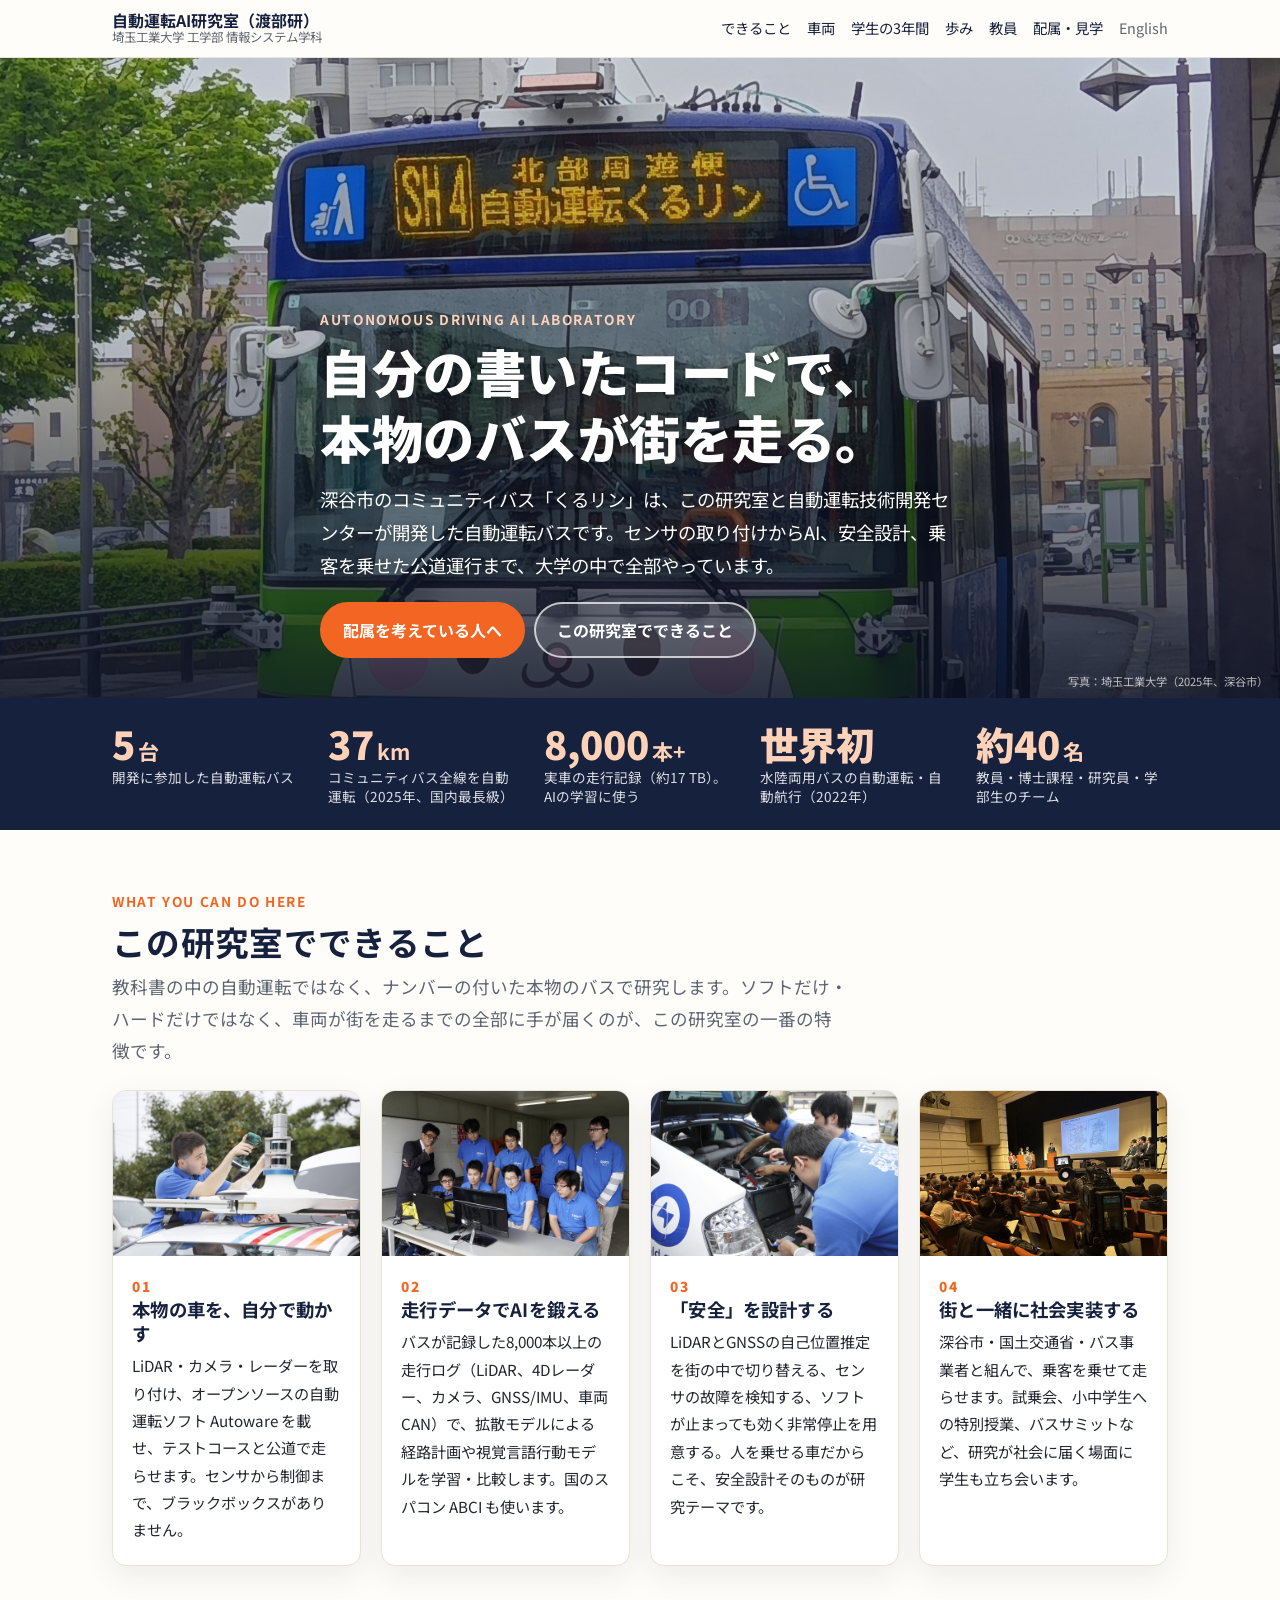
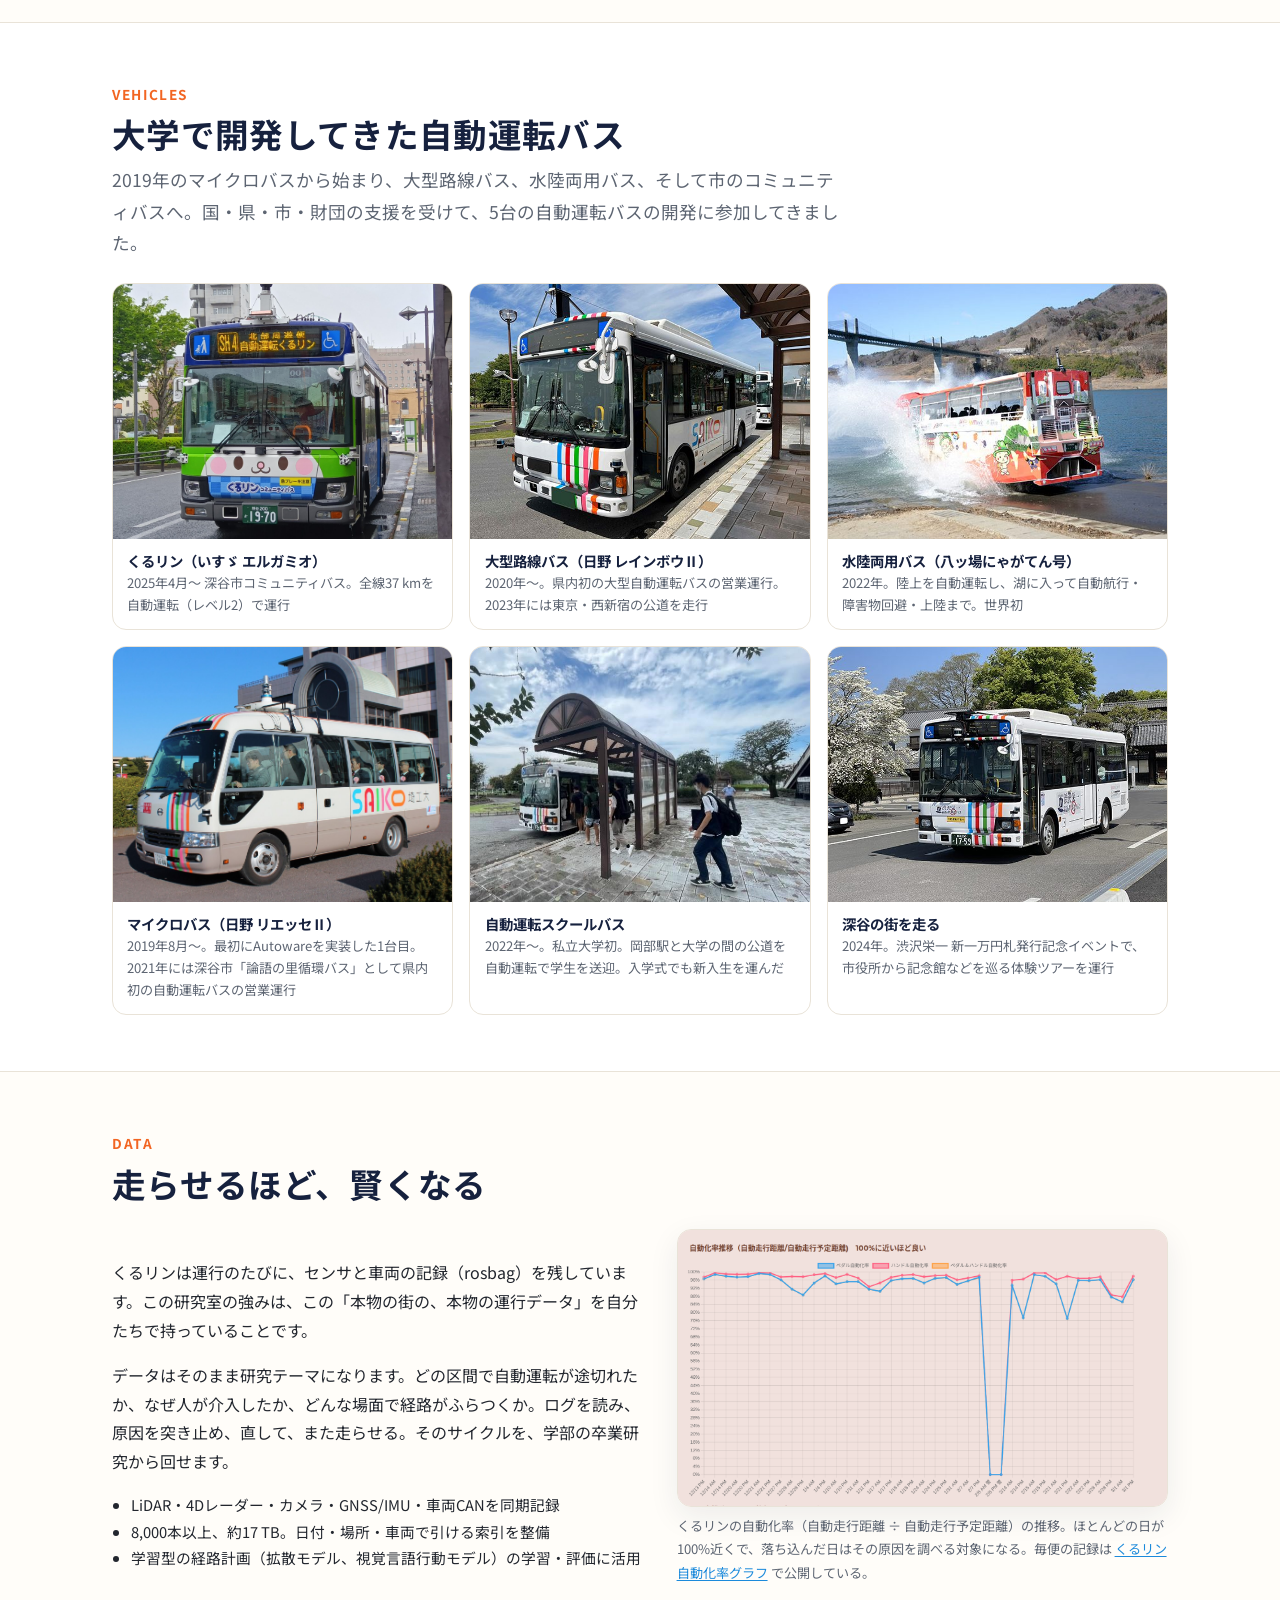
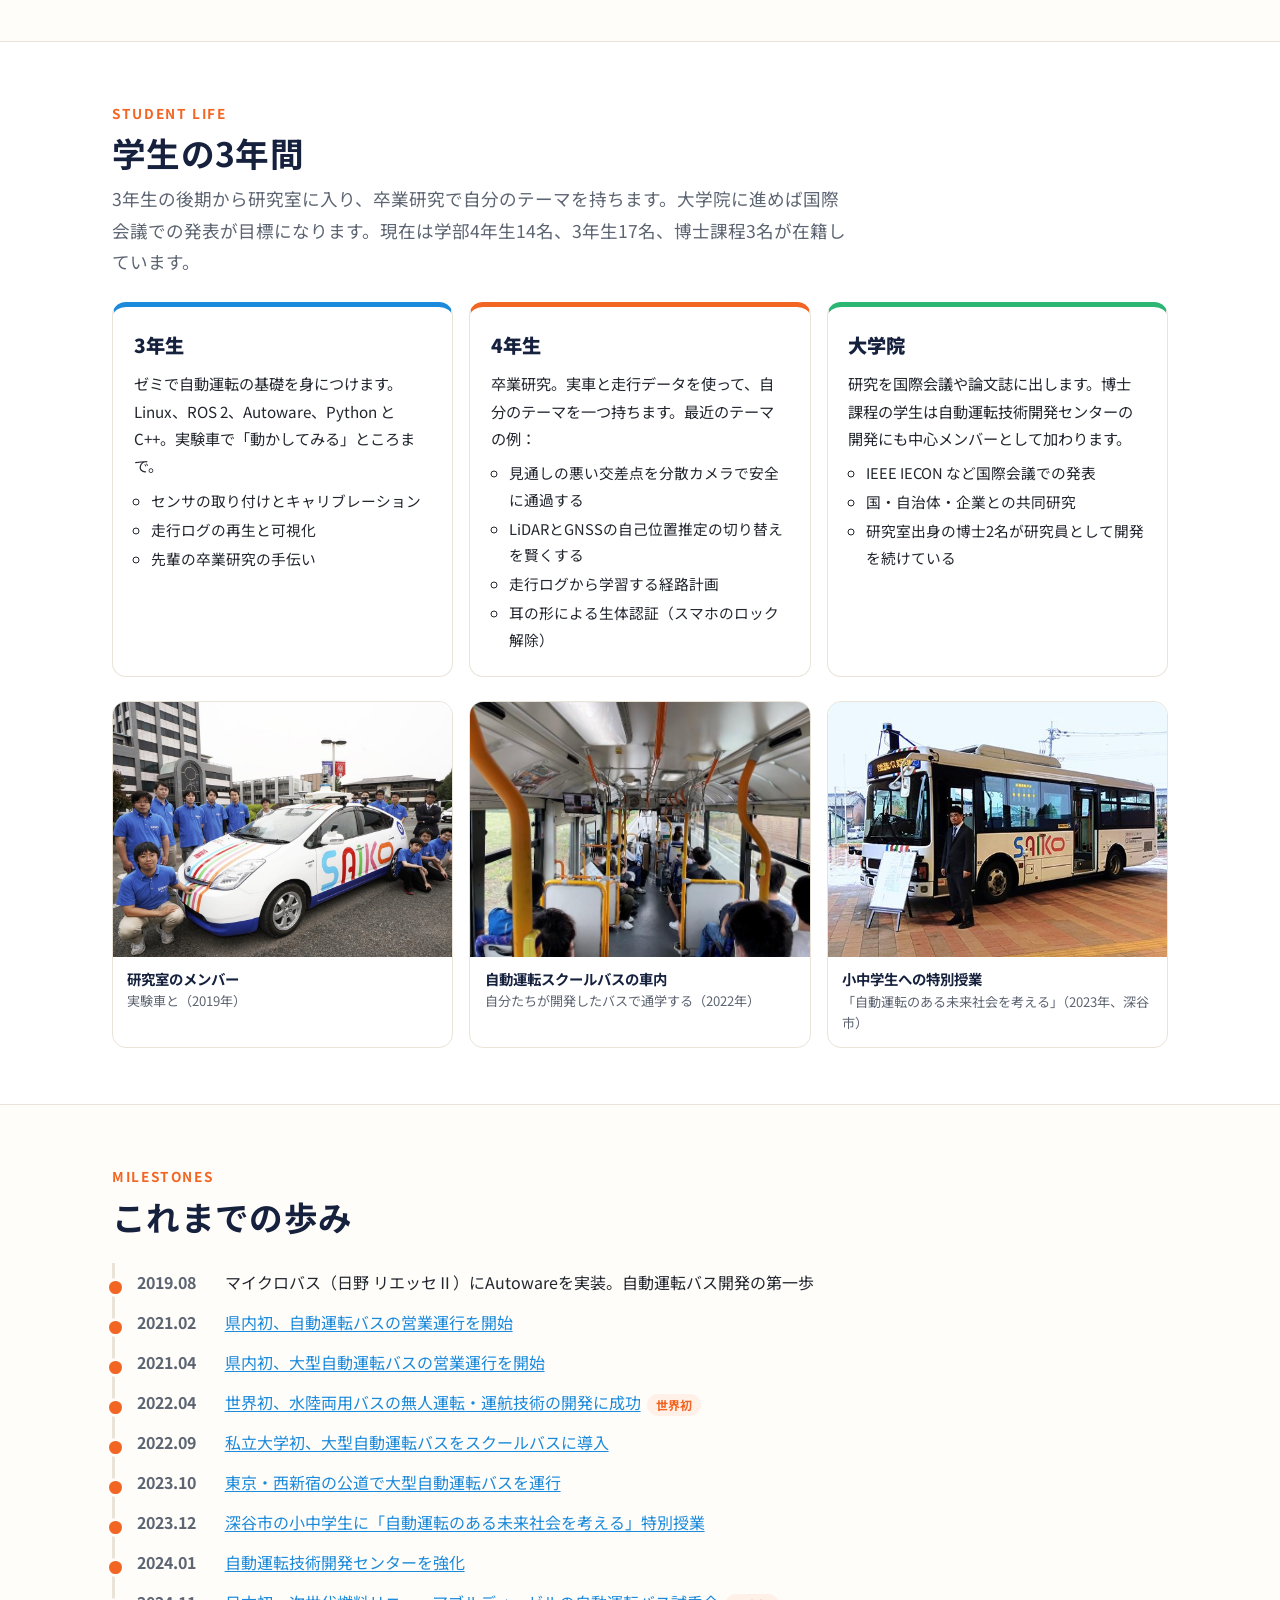
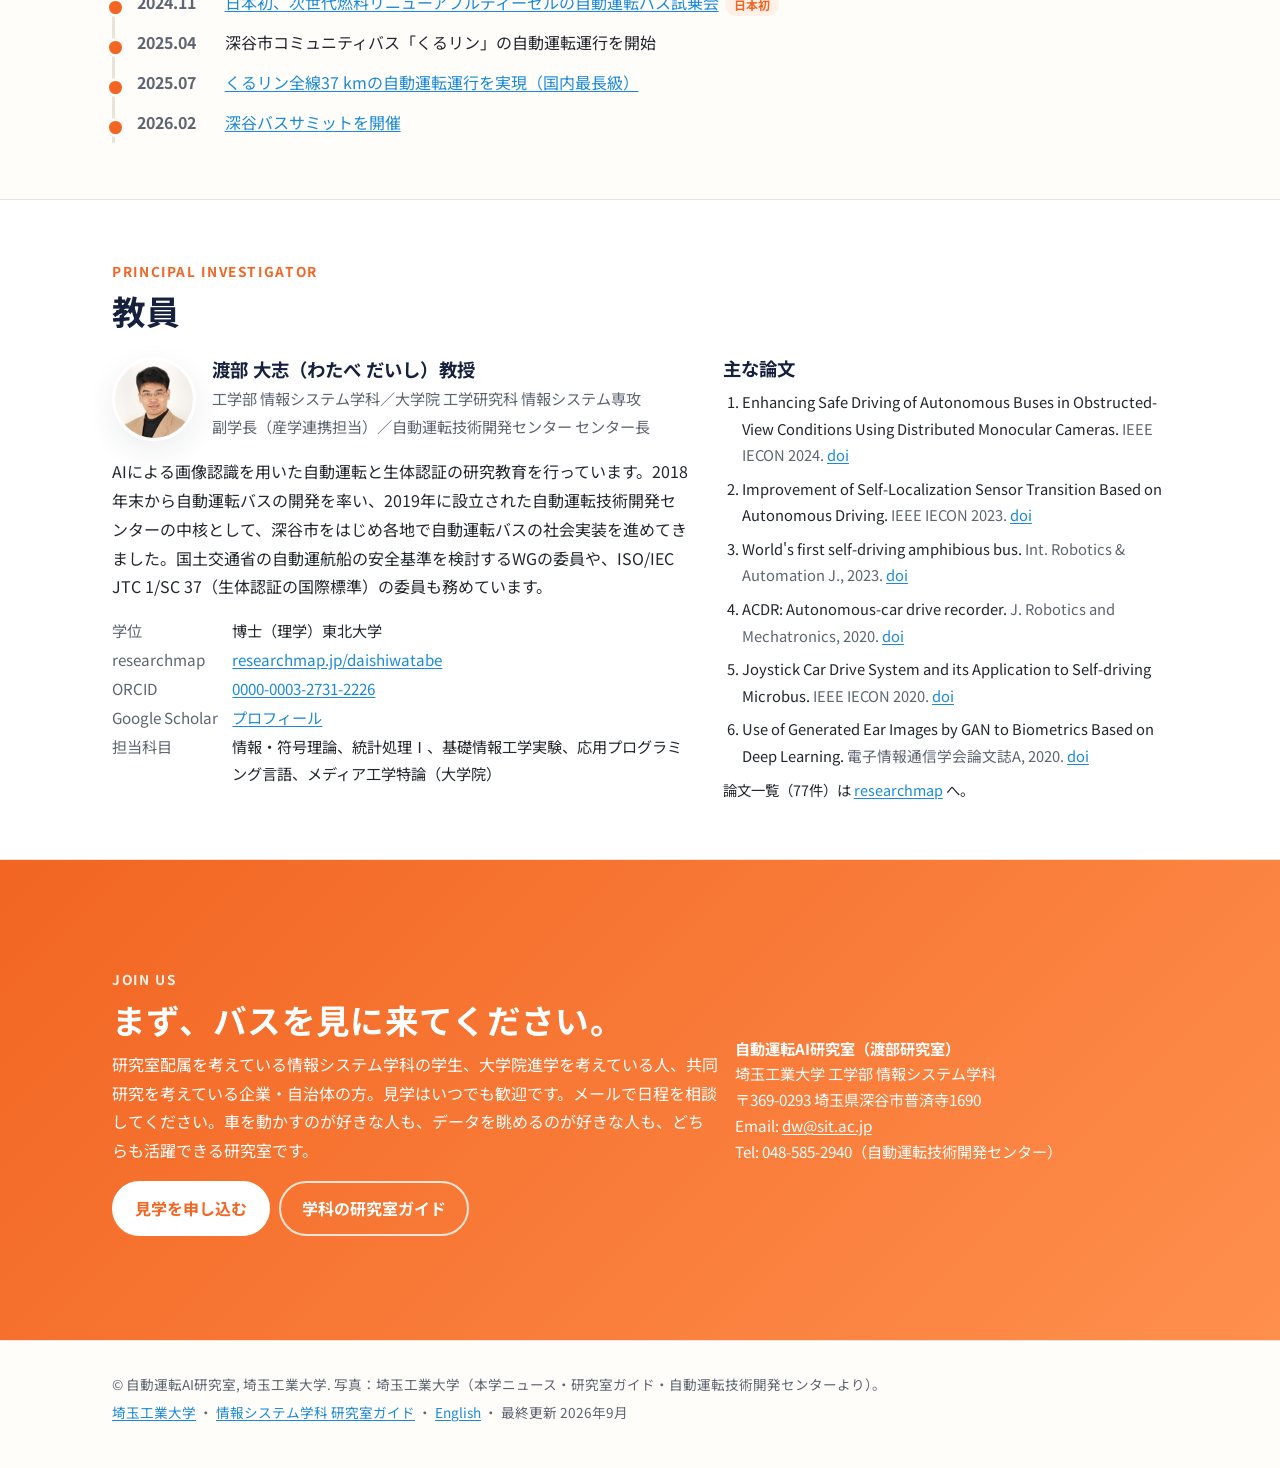
<file: ja.html>
<!doctype html>
<html lang="ja">
<head>
<meta charset="utf-8">
<meta http-equiv="refresh" content="0; url=index.html">
<link rel="canonical" href="https://watabe-lab.sit.ac.jp/">
<title>自動運転AI研究室（渡部研究室）| 埼玉工業大学</title>
</head>
<body><p>移動しました: <a href="index.html">https://watabe-lab.sit.ac.jp/</a></p></body>
</html>
</file>
<file: style.css>
/* 自動運転AI研究室サイト — 共通スタイル */
:root {
  --ink: #16213e;
  --text: #22262e;
  --muted: #5d6572;
  --bg: #fffdf9;
  --surface: #ffffff;
  --line: #e9e3d8;
  --accent: #f26522;     /* SAIKO のオレンジ */
  --accent-2: #1c8adb;   /* SAIKO のブルー */
  --accent-soft: #fff1e8;
  --max: 68rem;
  --radius: 14px;
  --shadow: 0 10px 30px rgba(22, 33, 62, 0.08);
}
@media (prefers-color-scheme: dark) {
  :root {
    --ink: #eef1f7;
    --text: #e6e6e3;
    --muted: #a7aeb8;
    --bg: #14171c;
    --surface: #1c2027;
    --line: #2d333c;
    --accent: #ff8a4c;
    --accent-2: #5db2f0;
    --accent-soft: #33261e;
    --shadow: 0 10px 30px rgba(0, 0, 0, 0.35);
  }
}

* { box-sizing: border-box; }
html { -webkit-text-size-adjust: 100%; scroll-behavior: smooth; }
body {
  margin: 0;
  background: var(--bg);
  color: var(--text);
  font-family: "Noto Sans JP", "Hiragino Sans", "Yu Gothic", Meiryo, "Helvetica Neue", Arial, sans-serif;
  font-size: 1rem;
  line-height: 1.8;
}
img { max-width: 100%; height: auto; display: block; }
a { color: var(--accent-2); text-underline-offset: 0.15em; }
a:hover { text-decoration-thickness: 2px; }
h1, h2, h3 { color: var(--ink); line-height: 1.3; letter-spacing: 0.01em; }
h2 { font-size: clamp(1.5rem, 3.2vw, 2.1rem); margin: 0 0 0.5rem; }
h3 { font-size: 1.15rem; margin: 0 0 0.4rem; }
.wrap { max-width: var(--max); margin-inline: auto; padding-inline: 1rem; }
.lead { font-size: 1.1rem; color: var(--muted); margin: 0 0 1.5rem; max-width: 46rem; }
.eyebrow { display: inline-block; color: var(--accent); font-weight: 700; font-size: 0.85rem; letter-spacing: 0.12em; text-transform: uppercase; margin-bottom: 0.4rem; }

/* header */
header.site {
  position: sticky; top: 0; z-index: 10;
  background: color-mix(in srgb, var(--bg) 88%, transparent);
  backdrop-filter: blur(10px);
  border-bottom: 1px solid var(--line);
}
header.site .wrap { display: flex; flex-wrap: wrap; align-items: center; justify-content: space-between; gap: 0.25rem 1rem; padding-block: 0.7rem; }
header.site .brand { text-decoration: none; color: var(--ink); font-weight: 700; line-height: 1.2; }
header.site .brand small { display: block; color: var(--muted); font-weight: 400; font-size: 0.78rem; }
header.site nav { display: flex; flex-wrap: wrap; gap: 0.1rem 1rem; font-size: 0.9rem; }
header.site nav a { color: var(--ink); text-decoration: none; }
header.site nav a:hover { color: var(--accent); }
header.site nav .lang { color: var(--muted); }

/* hero */
.hero {
  position: relative;
  min-height: min(80vh, 640px);
  display: grid; align-items: end;
  color: #fff;
  background: #333 center 30% / cover no-repeat;
  isolation: isolate;
}
.hero::after {
  content: ""; position: absolute; inset: 0; z-index: -1;
  background: linear-gradient(180deg, rgba(10,16,35,0.15) 0%, rgba(10,16,35,0.25) 45%, rgba(10,16,35,0.82) 100%);
}
.hero .wrap { padding-block: 3rem 2.5rem; }
.hero .eyebrow { color: #ffd2b8; }
.hero h1 { color: #fff; font-size: clamp(1.75rem, 5vw, 3.2rem); margin: 0 0 0.75rem; text-shadow: 0 2px 12px rgba(0,0,0,0.35); font-weight: 900; }
.hero p { max-width: 40rem; margin: 0 0 1.25rem; font-size: clamp(1rem, 1.6vw, 1.15rem); text-shadow: 0 1px 8px rgba(0,0,0,0.5); }
.hero .credit { position: absolute; right: 0.75rem; bottom: 0.4rem; font-size: 0.7rem; color: rgba(255,255,255,0.7); text-shadow: none; margin: 0; }
.btns { display: flex; flex-wrap: wrap; gap: 0.6rem; }
.btn {
  display: inline-block; padding: 0.7rem 1.3rem; border-radius: 999px; font-weight: 700; text-decoration: none;
  background: var(--accent); color: #fff; border: 2px solid var(--accent);
}
.btn:hover { filter: brightness(1.08); }
.btn.ghost { background: rgba(255,255,255,0.12); border-color: rgba(255,255,255,0.7); color: #fff; }

/* stats */
.stats { background: var(--ink); color: #fff; }
.stats .wrap { display: grid; grid-template-columns: repeat(2, 1fr); gap: 1rem 1.5rem; padding-block: 1.5rem; }
@media (min-width: 50rem) { .stats .wrap { grid-template-columns: repeat(5, 1fr); } }
.stats .n { font-size: clamp(1.7rem, 3.4vw, 2.4rem); font-weight: 900; line-height: 1.1; color: #ffd2b8; }
.stats .n small { font-size: 0.55em; font-weight: 700; margin-left: 0.15em; }
.stats .l { font-size: 0.85rem; color: rgba(255,255,255,0.85); line-height: 1.4; margin-top: 0.25rem; }
@media (prefers-color-scheme: dark) { .stats { background: #0f1420; } }

/* sections */
section { padding-block: 3.5rem; }
section.alt { background: var(--surface); border-block: 1px solid var(--line); }
@media (prefers-color-scheme: dark) { section.alt { background: #181c23; } }

/* cards */
.cards { display: grid; grid-template-columns: 1fr; gap: 1.25rem; margin: 1.5rem 0 0; padding: 0; list-style: none; }
@media (min-width: 44rem) { .cards { grid-template-columns: repeat(2, 1fr); } }
@media (min-width: 66rem) { .cards.four { grid-template-columns: repeat(4, 1fr); } .cards.three { grid-template-columns: repeat(3, 1fr); } }
.card { background: var(--surface); border: 1px solid var(--line); border-radius: var(--radius); overflow: hidden; box-shadow: var(--shadow); display: flex; flex-direction: column; }
.card img { aspect-ratio: 3 / 2; object-fit: cover; width: 100%; }
.card .body { padding: 1.1rem 1.2rem 1.3rem; }
.card .body p { margin: 0; color: var(--text); font-size: 0.95rem; }
.card .num { color: var(--accent); font-weight: 900; font-size: 0.85rem; letter-spacing: 0.1em; }

/* gallery */
.gallery { display: grid; grid-template-columns: repeat(2, 1fr); gap: 1rem; margin: 1.5rem 0 0; padding: 0; list-style: none; }
@media (min-width: 50rem) { .gallery { grid-template-columns: repeat(3, 1fr); } }
.gallery li { background: var(--surface); border: 1px solid var(--line); border-radius: var(--radius); overflow: hidden; }
.gallery img { aspect-ratio: 4 / 3; object-fit: cover; width: 100%; }
.gallery figcaption { padding: 0.7rem 0.9rem 0.9rem; font-size: 0.9rem; line-height: 1.5; }
.gallery figcaption strong { display: block; color: var(--ink); }
.gallery figcaption span { color: var(--muted); font-size: 0.82rem; }
.gallery figure { margin: 0; }

/* path (3 years) */
.path { display: grid; grid-template-columns: 1fr; gap: 1rem; margin: 1.5rem 0 0; padding: 0; list-style: none; counter-reset: step; }
@media (min-width: 50rem) { .path { grid-template-columns: repeat(3, 1fr); } }
.path li { position: relative; background: var(--surface); border: 1px solid var(--line); border-radius: var(--radius); padding: 1.3rem 1.3rem 1.3rem 1.3rem; border-top: 5px solid var(--accent-2); }
.path li:nth-child(2) { border-top-color: var(--accent); }
.path li:nth-child(3) { border-top-color: #2bb673; }
.path li .year { font-weight: 900; color: var(--ink); font-size: 1.2rem; }
.path li p { margin: 0.5rem 0 0; font-size: 0.95rem; }
.path li ul { margin: 0.5rem 0 0; padding-left: 1.1rem; font-size: 0.92rem; }
.path li li { background: none; border: 0; padding: 0; margin: 0.15rem 0; }

/* two-column feature */
.feature { display: grid; grid-template-columns: 1fr; gap: 1.5rem; align-items: center; margin-top: 1.5rem; }
@media (min-width: 50rem) { .feature { grid-template-columns: 1.1fr 1fr; } }
.feature img { border-radius: var(--radius); border: 1px solid var(--line); box-shadow: var(--shadow); }
.feature .caption { font-size: 0.82rem; color: var(--muted); margin: 0.4rem 0 0; }

/* timeline */
.timeline { list-style: none; margin: 1.5rem 0 0; padding: 0; border-left: 3px solid var(--line); }
.timeline li { position: relative; padding: 0.35rem 0 0.35rem 1.4rem; }
.timeline li::before { content: ""; position: absolute; left: -0.55rem; top: 0.95rem; width: 0.8rem; height: 0.8rem; border-radius: 50%; background: var(--accent); border: 3px solid var(--bg); }
.timeline time { display: inline-block; min-width: 5.2rem; color: var(--muted); font-variant-numeric: tabular-nums; font-weight: 700; }
.timeline .tag { display: inline-block; background: var(--accent-soft); color: var(--accent); border-radius: 999px; padding: 0 0.55rem; font-size: 0.75rem; font-weight: 700; margin-left: 0.4rem; vertical-align: middle; }

/* PI */
.pi { display: grid; grid-template-columns: 1fr; gap: 1.25rem 2rem; margin-top: 1.5rem; }
@media (min-width: 50rem) { .pi { grid-template-columns: 1.3fr 1fr; } }
.pi .head { display: flex; gap: 1rem; align-items: center; }
.pi .head img { width: 84px; height: 84px; border-radius: 50%; object-fit: cover; border: 3px solid var(--surface); box-shadow: var(--shadow); }
.pi .role { margin: 0.5rem 0 0; color: var(--muted); font-size: 0.95rem; }
.pi dl { margin: 0.75rem 0 0; display: grid; grid-template-columns: max-content 1fr; gap: 0.1rem 0.9rem; font-size: 0.95rem; }
.pi dt { color: var(--muted); }
.pi dd { margin: 0; overflow-wrap: anywhere; }
.pubs { padding-left: 1.2rem; margin: 0.5rem 0 0; font-size: 0.92rem; }
.pubs li { margin-bottom: 0.45rem; }
.venue { color: var(--muted); }
ul.plain { padding-left: 1.2rem; margin: 0.5rem 0 0; font-size: 0.92rem; }

/* CTA */
.cta { background: linear-gradient(135deg, var(--accent) 0%, #ff8f4d 100%); color: #fff; }
.cta .wrap { padding-block: 3rem; display: grid; gap: 1rem; }
@media (min-width: 50rem) { .cta .wrap { grid-template-columns: 1.4fr 1fr; align-items: center; } }
.cta h2 { color: #fff; margin: 0 0 0.5rem; }
.cta p { margin: 0; }
.cta .btn { background: #fff; color: var(--accent); border-color: #fff; }
.cta .btn.ghost { background: transparent; color: #fff; border-color: rgba(255,255,255,0.8); }
.cta address { font-style: normal; font-size: 0.95rem; line-height: 1.7; }

footer.site { color: var(--muted); font-size: 0.85rem; padding-block: 1.75rem 2.5rem; border-top: 1px solid var(--line); }
footer.site p { margin: 0.2rem 0; }
</file>
